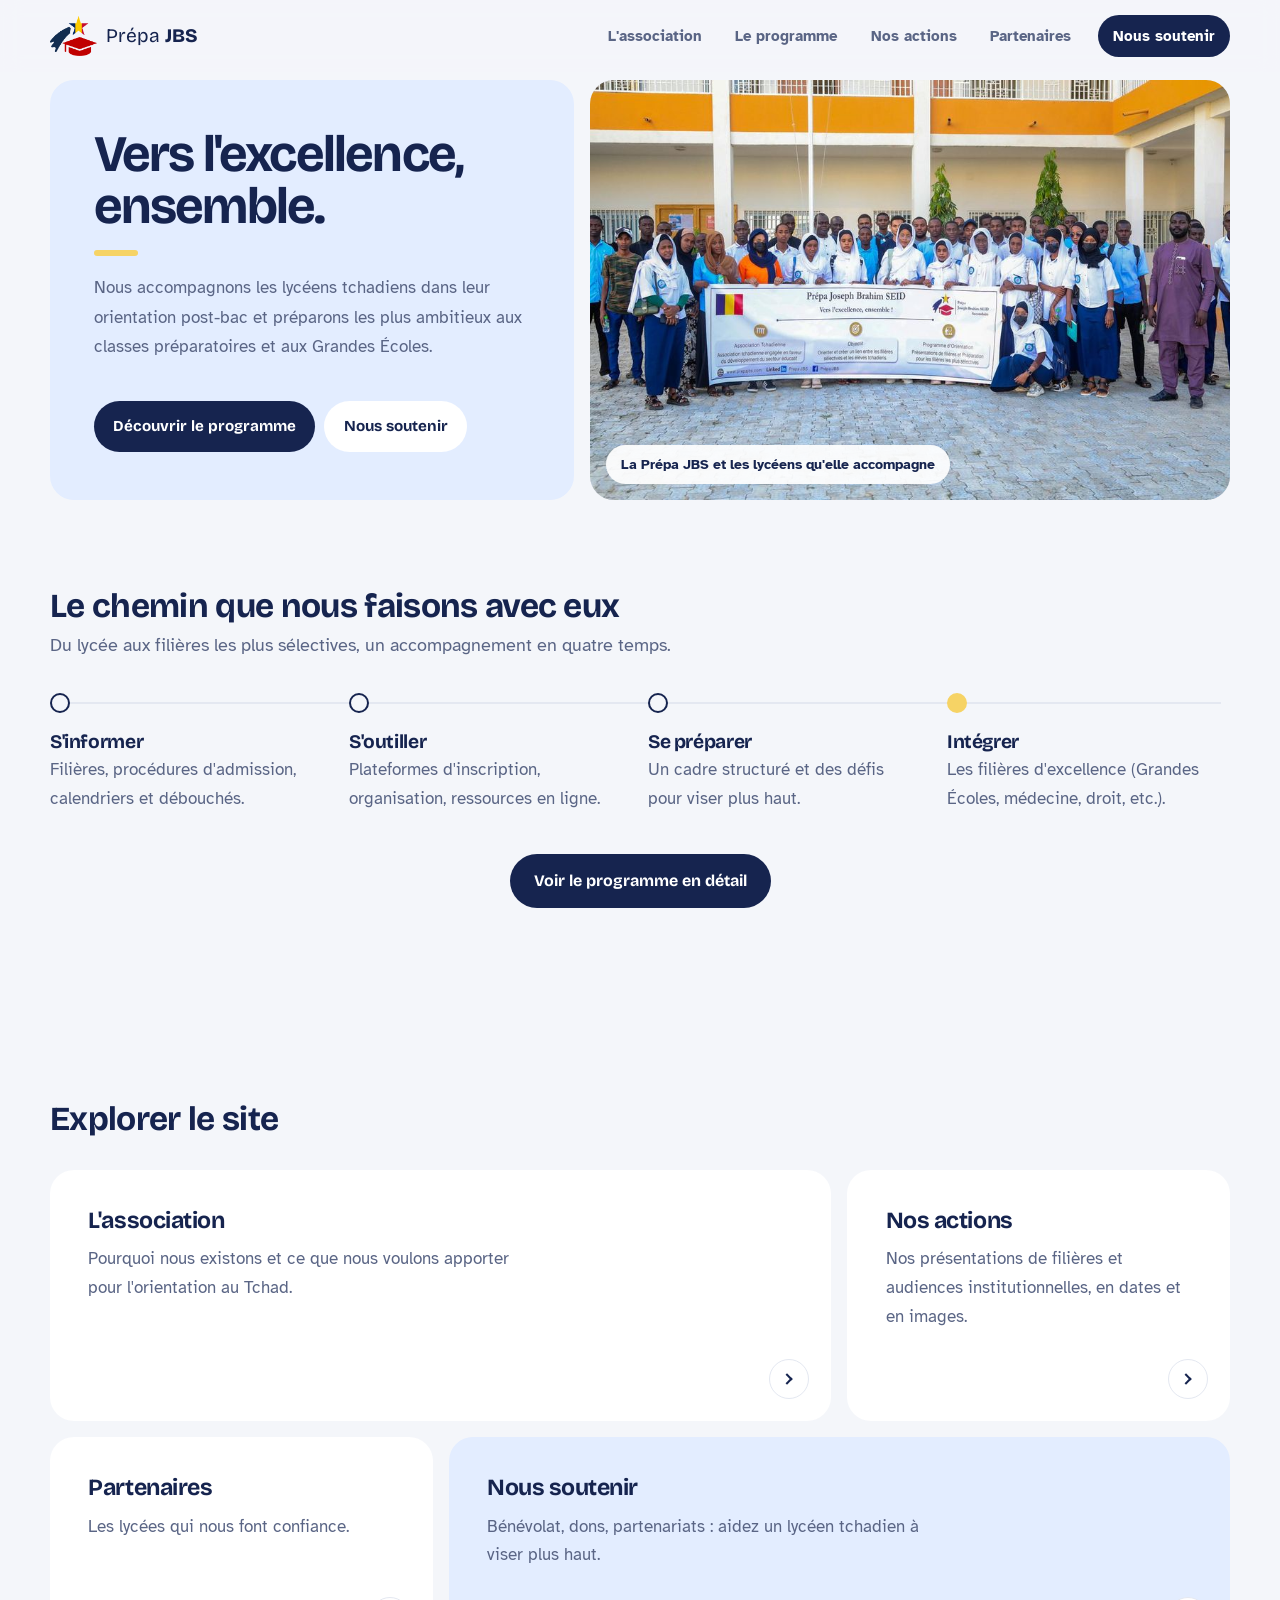
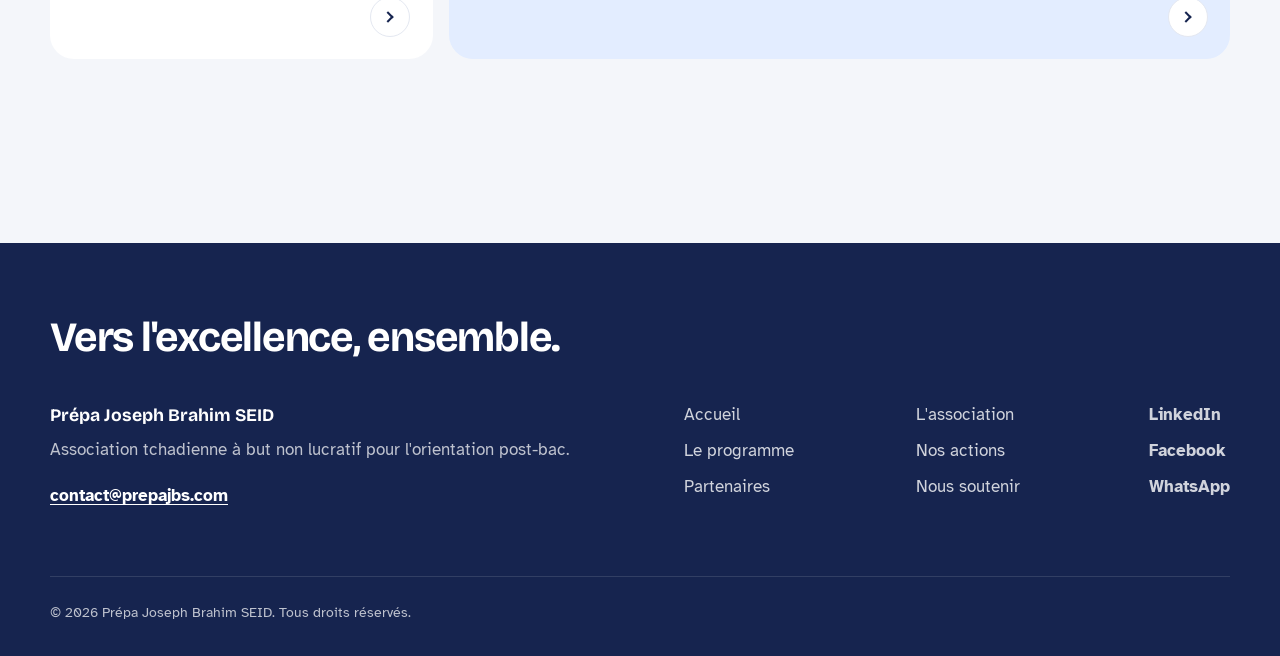
<file: docs/index.html>
<!DOCTYPE html>
<html lang="fr">
<head>
  <meta charset="UTF-8">
  <meta name="viewport" content="width=device-width, initial-scale=1.0">
  <title>Prépa Joseph Brahim SEID – Association tchadienne pour l'orientation post-bac</title>
  <meta name="description" content="La Prépa JBS accompagne les lycéens tchadiens dans leur orientation post-bac et les prépare aux filières d'excellence (CPGE, Grandes Écoles).">
  <meta name="robots" content="index, follow">
  <meta property="og:title" content="Prépa Joseph Brahim SEID – Association tchadienne pour l'orientation post-bac">
  <meta property="og:description" content="La Prépa JBS accompagne les lycéens tchadiens dans leur orientation post-bac et les prépare aux filières d'excellence (CPGE, Grandes Écoles).">
  <meta property="og:type" content="website">
  <meta property="og:url" content="https://www.prepajbs.com">
  <meta property="og:image" content="https://www.prepajbs.com/img/og-image.jpg">
  <link rel="icon" type="image/png" href="img/favicon.png">
  <link rel="apple-touch-icon" href="img/favicon.png">
  <link rel="preconnect" href="https://fonts.googleapis.com">
  <link rel="preconnect" href="https://fonts.gstatic.com" crossorigin>
  <link href="https://fonts.googleapis.com/css2?family=Bricolage+Grotesque:opsz,wght@12..96,500;12..96,700;12..96,800&family=Atkinson+Hyperlegible:ital,wght@0,400;0,700;1,400&display=swap" rel="stylesheet">
  <link rel="stylesheet" href="style.css">
  <script src="navigation.js" defer></script>
</head>
<body>

  <a class="skip-link" href="#contenu">Aller au contenu</a>

  <header class="site-header">
    <div class="container header-inner">
      <a href="index.html" class="brand">
        <img src="img/logo.png" alt="" width="51" height="40">
        <span>Prépa <strong>JBS</strong></span>
      </a>

      <button class="nav-toggle" aria-expanded="false" aria-controls="menu-principal">
        <span class="nav-toggle-bar"></span>
        <span class="visually-hidden">Ouvrir le menu</span>
      </button>

      <nav class="main-nav" id="menu-principal" aria-label="Menu principal">
        <ul>
          <li><a href="association.html">L'association</a></li>
          <li><a href="programme.html">Le programme</a></li>
          <li><a href="actions.html">Nos actions</a></li>
          <li><a href="partenaires.html">Partenaires</a></li>
          <li class="nav-cta-item"><a href="soutenir.html" class="nav-cta">Nous soutenir</a></li>
        </ul>
      </nav>
    </div>
  </header>

  <main id="contenu">

    <section class="container bento-hero">
      <div class="tile tile-sky hero-main">
        <h1>Vers l'excellence, ensemble.</h1>
        <p class="lead">
          Nous accompagnons les lycéens tchadiens dans leur orientation post-bac et
          préparons les plus ambitieux aux classes préparatoires et aux Grandes Écoles.
        </p>
        <div class="actions">
          <a href="programme.html" class="btn btn-ink">Découvrir le programme</a>
          <a href="soutenir.html" class="btn btn-light">Nous soutenir</a>
        </div>
      </div>



      <figure class="tile tile-photo hero-group">
        <img src="img/prepa-jbs-lyceens.jpg"
             srcset="img/prepa-jbs-lyceens-1000.jpg 1000w, img/prepa-jbs-lyceens.jpg 1600w"
             sizes="(max-width: 900px) 100vw, 640px"
             alt="Une cinquantaine de lycéens en uniforme réunis dans la cour d'un établissement, autour de la banderole de la Prépa Joseph Brahim SEID « Vers l'excellence, ensemble ! »"
             width="1600" height="946">
        <figcaption>La Prépa JBS et les lycéens qu'elle accompagne</figcaption>
      </figure>
    </section>


    <section class="container section">
      <div class="section-intro">
        <h2>Le chemin que nous faisons avec eux</h2>
        <p class="lead">Du lycée aux filières les plus sélectives, un accompagnement en quatre temps.</p>
      </div>

      <ol class="path">
        <li><span class="path-dot"></span><h3>S'informer</h3><p>Filières, procédures d'admission, calendriers et débouchés.</p></li>
        <li><span class="path-dot"></span><h3>S'outiller</h3><p>Plateformes d'inscription, organisation, ressources en ligne.</p></li>
        <li><span class="path-dot"></span><h3>Se préparer</h3><p>Un cadre structuré et des défis pour viser plus haut.</p></li>
        <li><span class="path-dot path-dot-end"></span><h3>Intégrer</h3><p>Les filières d'excellence (Grandes Écoles, médecine, droit, etc.).</p></li>
      </ol>

      <p class="center"><a class="btn btn-ink" href="programme.html">Voir le programme en détail</a></p>
    </section>

    <section class="container section">
      <div class="section-intro">
        <h2>Explorer le site</h2>
      </div>
      <div class="bento-links">
        <a class="tile tile-white link-tile link-wide" href="association.html">
          <h3>L'association</h3>
          <p>Pourquoi nous existons et ce que nous voulons apporter pour l'orientation au Tchad.</p>
          <span class="round-arrow" aria-hidden="true"></span>
        </a>
        <a class="tile tile-white link-tile" href="actions.html">
          <h3>Nos actions</h3>
          <p>Nos présentations de filières et audiences institutionnelles, en dates et en images.</p>
          <span class="round-arrow" aria-hidden="true"></span>
        </a>
        <a class="tile tile-white link-tile" href="partenaires.html">
          <h3>Partenaires</h3>
          <p>Les lycées qui nous font confiance.</p>
          <span class="round-arrow" aria-hidden="true"></span>
        </a>
        <a class="tile tile-sky link-tile link-wide" href="soutenir.html">
          <h3>Nous soutenir</h3>
          <p>Bénévolat, dons, partenariats : aidez un lycéen tchadien à viser plus haut.</p>
          <span class="round-arrow" aria-hidden="true"></span>
        </a>
      </div>
    </section>

  </main>

  <footer class="site-footer">
    <div class="container">
      <p class="footer-motto">Vers l'excellence, ensemble.</p>
      <div class="footer-grid">
        <div>
          <p class="footer-brand">Prépa Joseph Brahim SEID</p>
          <p>Association tchadienne à but non lucratif pour l'orientation post-bac.</p>
          <!-- Remplacez par votre adresse e-mail réelle -->
          <p><a class="footer-mail" href="mailto:contact@prepajbs.com">contact@prepajbs.com</a></p>
        </div>
        <nav aria-label="Plan du site">
          <ul class="footer-links">
            <li><a href="index.html">Accueil</a></li>
            <li><a href="association.html">L'association</a></li>
            <li><a href="programme.html">Le programme</a></li>
            <li><a href="actions.html">Nos actions</a></li>
            <li><a href="partenaires.html">Partenaires</a></li>
            <li><a href="soutenir.html">Nous soutenir</a></li>
          </ul>
        </nav>
        <ul class="socials" aria-label="Réseaux sociaux">
          <li><a href="https://www.linkedin.com/company/pr%C3%A9pa-jbs" target="_blank" rel="noopener">LinkedIn</a></li>
          <li><a href="https://www.facebook.com/people/Pr%C3%A9pa-JBS/61568700830387/" target="_blank" rel="noopener">Facebook</a></li>
          <li><a href="https://whatsapp.com/channel/0029VavjlKaCXC3Tal5jck3C" target="_blank" rel="noopener">WhatsApp</a></li>
        </ul>
      </div>
      <p class="copyright">© <span id="annee">2026</span> Prépa Joseph Brahim SEID. Tous droits réservés.</p>
    </div>
  </footer>

</body>
</html>
</file>
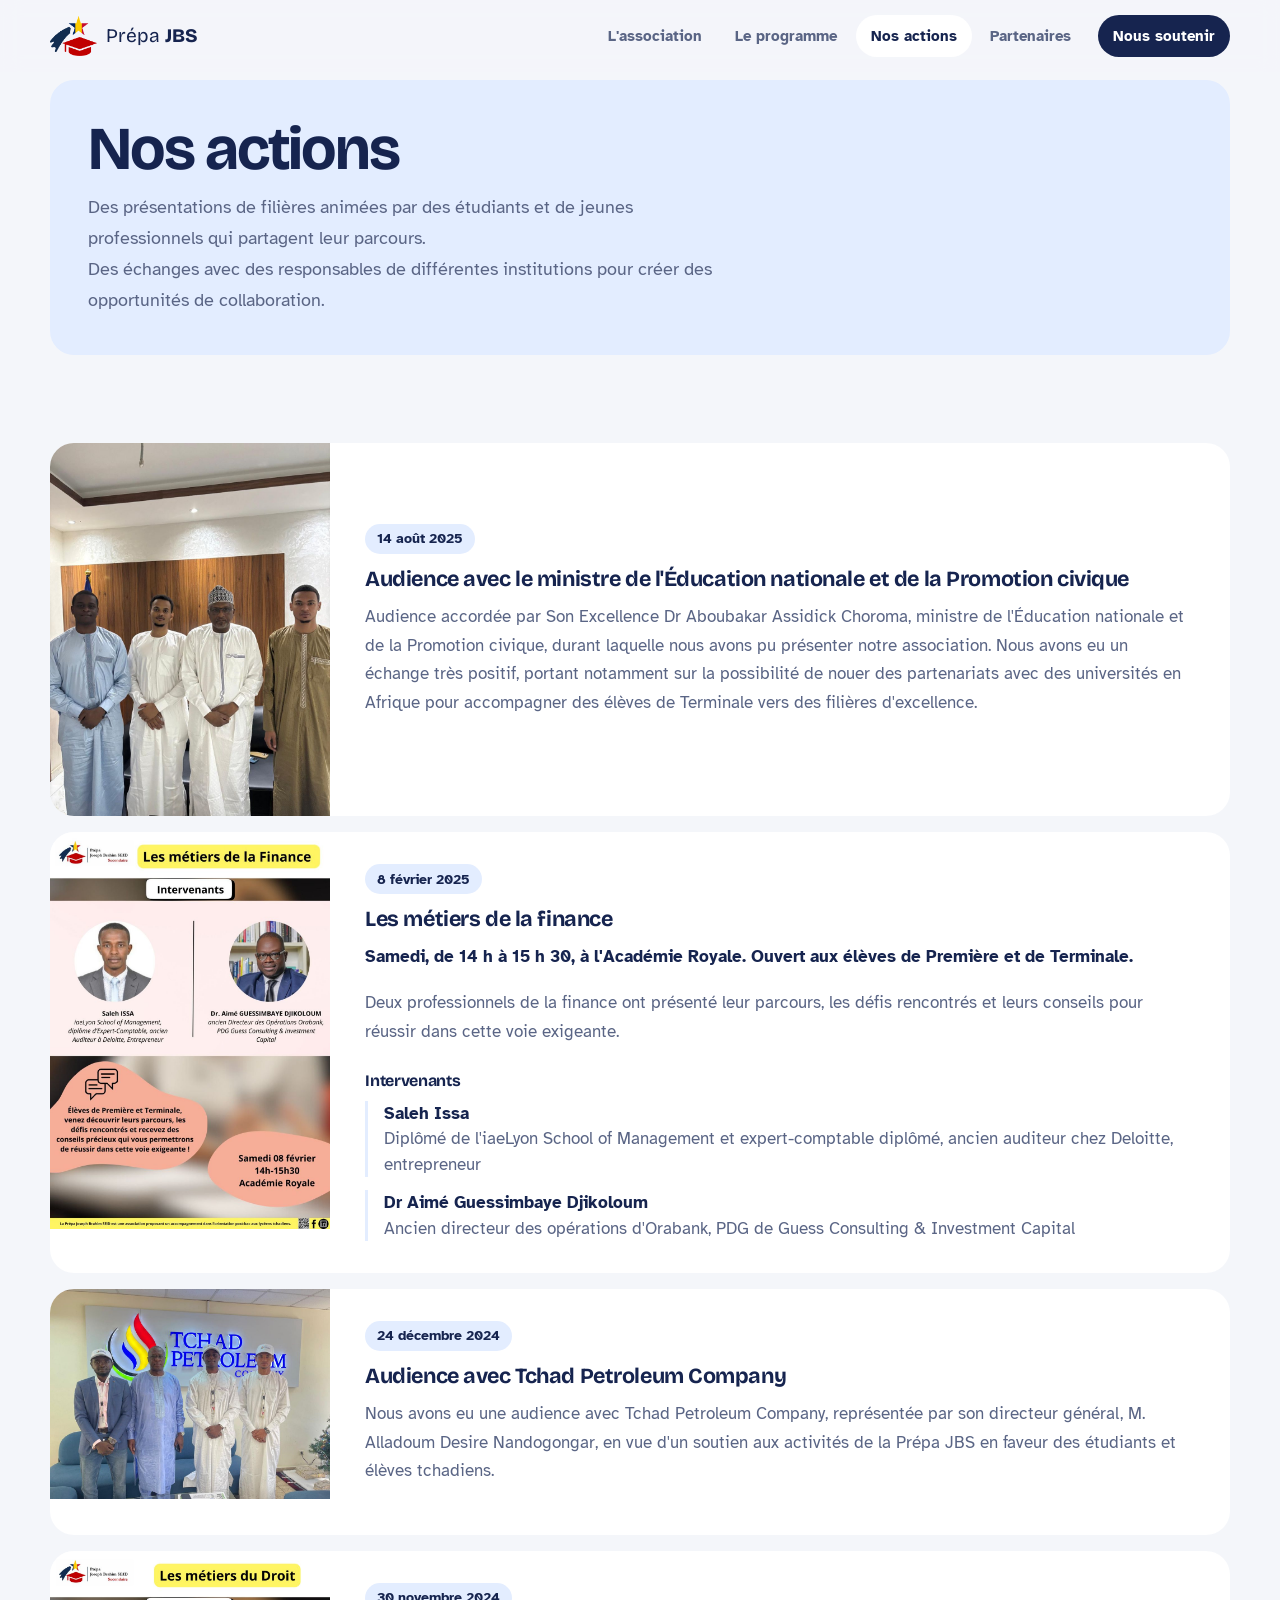
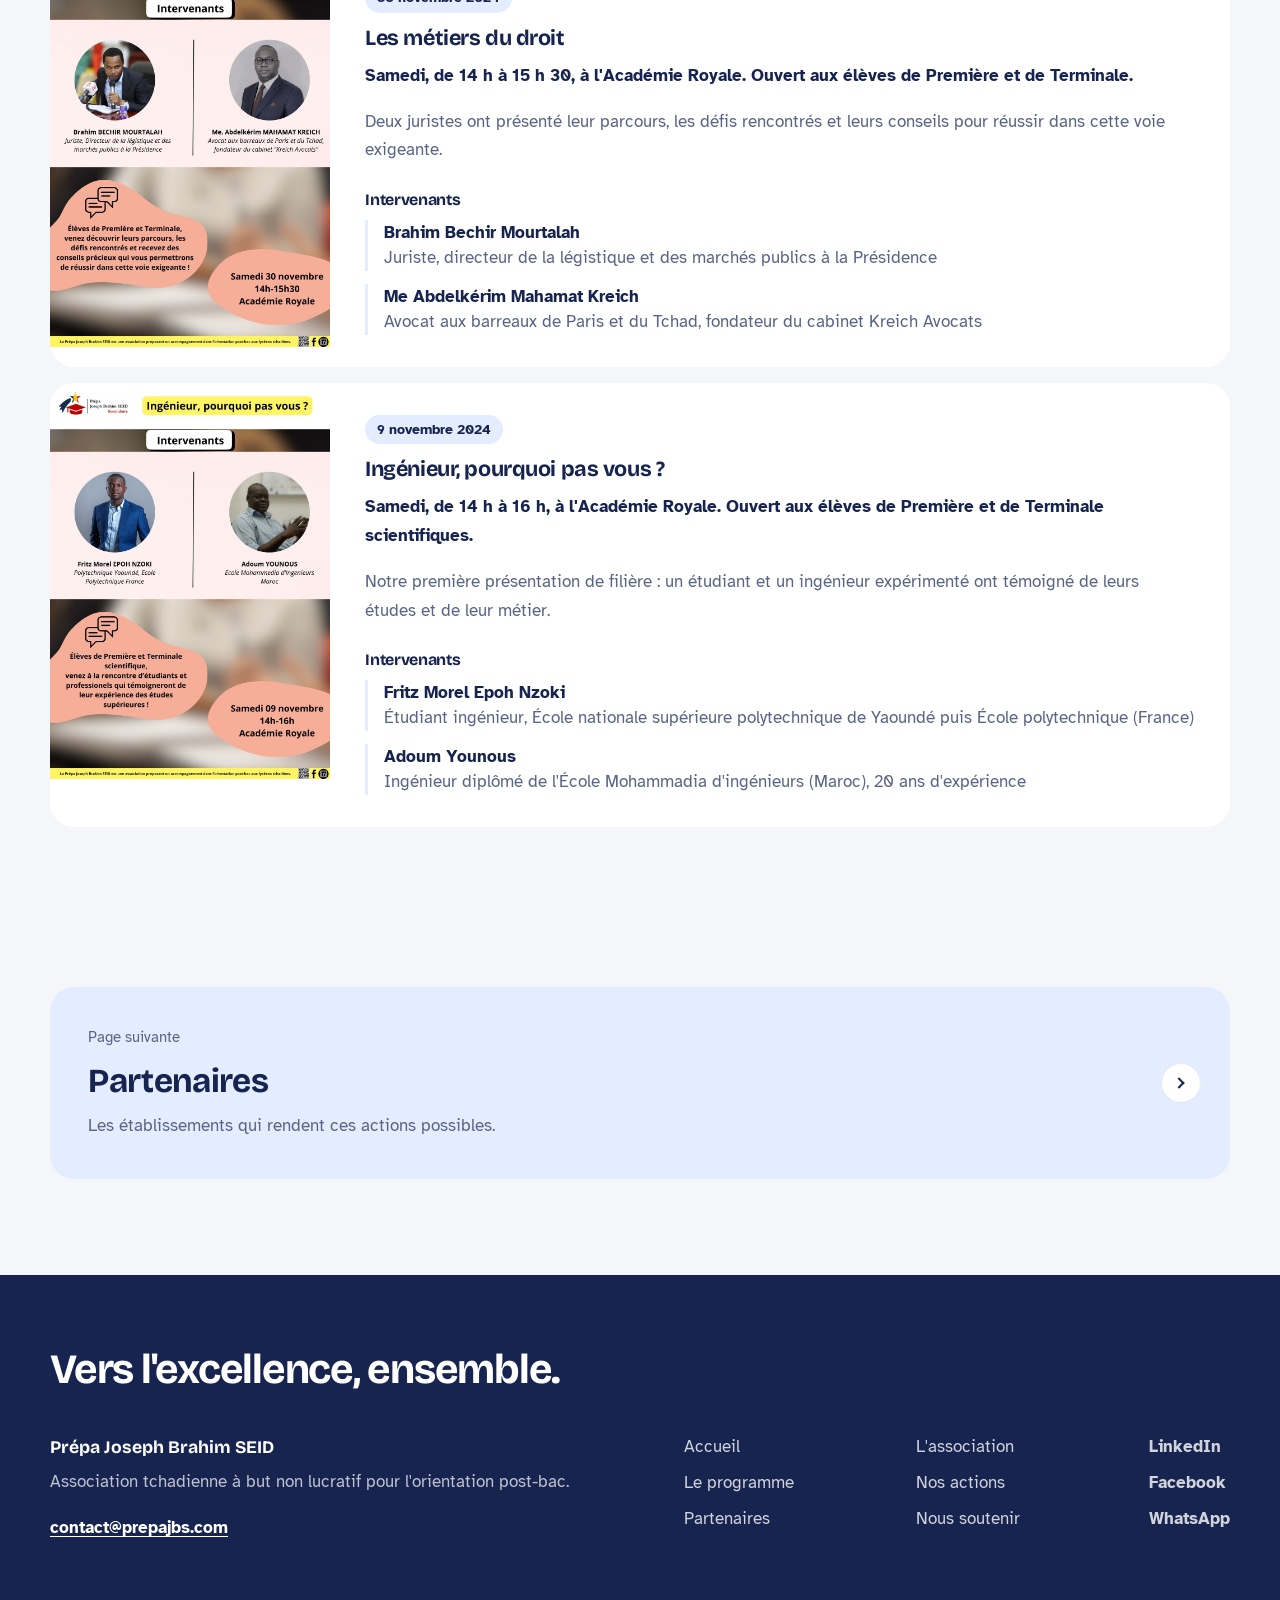
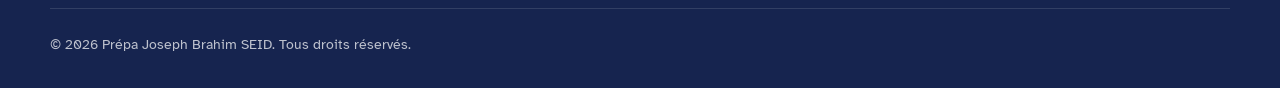
<file: docs/actions.html>
<!DOCTYPE html>
<html lang="fr">
<head>
  <meta charset="UTF-8">
  <meta name="viewport" content="width=device-width, initial-scale=1.0">
  <title>Nos actions – Prépa JBS</title>
  <meta name="description" content="Présentations de filières et sessions de préparation organisées par la Prépa JBS.">
  <meta name="robots" content="index, follow">
  <meta property="og:title" content="Nos actions – Prépa JBS">
  <meta property="og:description" content="Présentations de filières et sessions de préparation organisées par la Prépa JBS.">
  <meta property="og:type" content="website">
  <meta property="og:url" content="https://www.prepajbs.com">
  <meta property="og:image" content="https://www.prepajbs.com/img/og-image.jpg">
  <link rel="icon" type="image/png" href="img/favicon.png">
  <link rel="apple-touch-icon" href="img/favicon.png">
  <link rel="preconnect" href="https://fonts.googleapis.com">
  <link rel="preconnect" href="https://fonts.gstatic.com" crossorigin>
  <link href="https://fonts.googleapis.com/css2?family=Bricolage+Grotesque:opsz,wght@12..96,500;12..96,700;12..96,800&family=Atkinson+Hyperlegible:ital,wght@0,400;0,700;1,400&display=swap" rel="stylesheet">
  <link rel="stylesheet" href="style.css">
  <script src="navigation.js" defer></script>
</head>
<body>

  <a class="skip-link" href="#contenu">Aller au contenu</a>

  <header class="site-header">
    <div class="container header-inner">
      <a href="index.html" class="brand">
        <img src="img/logo.png" alt="" width="51" height="40">
        <span>Prépa <strong>JBS</strong></span>
      </a>

      <button class="nav-toggle" aria-expanded="false" aria-controls="menu-principal">
        <span class="nav-toggle-bar"></span>
        <span class="visually-hidden">Ouvrir le menu</span>
      </button>

      <nav class="main-nav" id="menu-principal" aria-label="Menu principal">
        <ul>
          <li><a href="association.html">L'association</a></li>
          <li><a href="programme.html">Le programme</a></li>
          <li><a href="actions.html" aria-current="page">Nos actions</a></li>
          <li><a href="partenaires.html">Partenaires</a></li>
          <li class="nav-cta-item"><a href="soutenir.html" class="nav-cta">Nous soutenir</a></li>
        </ul>
      </nav>
    </div>
  </header>

  <main id="contenu">

    <section class="container page-head tile tile-sky">
      <div>
        <h1>Nos actions</h1>
        <p class="lead">Des présentations de filières animées par des étudiants et de jeunes professionnels qui partagent leur parcours.</p>
        <p class="lead">Des échanges avec des responsables de différentes institutions pour créer des opportunités de collaboration.</p>
      </div>
      
    </section>

    <section class="container section">
      <div class="events">
        <article class="event event-poster">
          <figure class="poster event-photo">
            <img src="img/audience-ministre-2025-08-14.jpg" alt="Quatre hommes debout dans un bureau : trois membres de la Prépa JBS aux côtés de Son Excellence Dr Aboubakar Assidick Choroma, ministre de l'Éducation nationale et de la Promotion civique" width="900" height="1200" loading="lazy">
          </figure>
          <div class="event-body">
            <p class="chip"><time datetime="2025-08-14">14 août 2025</time></p>
            <h2>Audience avec le ministre de l'Éducation nationale et de la Promotion civique</h2>
            <p>Audience accordée par Son Excellence Dr Aboubakar Assidick Choroma, ministre de l'Éducation nationale et de la Promotion civique, durant laquelle nous avons pu présenter notre association. Nous avons eu un échange très positif, portant notamment sur la possibilité de nouer des partenariats avec des universités en Afrique pour accompagner des élèves de Terminale vers des filières d'excellence.</p>
          </div>
        </article>

        <article class="event event-poster">
          <a class="poster" href="img/affiche-finance-2025-02-08.jpg" target="_blank" rel="noopener">
            <img src="img/affiche-finance-2025-02-08.jpg" alt="Affiche de la présentation « Les métiers de la finance » du 8 février 2025" width="1000" height="1416" loading="lazy">
            <span class="visually-hidden">(ouvrir l'affiche en grand)</span>
          </a>
          <div class="event-body">
            <p class="chip"><time datetime="2025-02-08">8 février 2025</time></p>
            <h2>Les métiers de la finance</h2>
            <p class="event-meta">Samedi, de 14 h à 15 h 30, à l'Académie Royale. Ouvert aux élèves de Première et de Terminale.</p>
            <p>Deux professionnels de la finance ont présenté leur parcours, les défis rencontrés et leurs conseils pour réussir dans cette voie exigeante.</p>
            <h3>Intervenants</h3>
            <ul class="speakers">
              <li><strong>Saleh Issa</strong>Diplômé de l'iaeLyon School of Management et expert-comptable diplômé, ancien auditeur chez Deloitte, entrepreneur</li>
              <li><strong>Dr Aimé Guessimbaye Djikoloum</strong>Ancien directeur des opérations d'Orabank, PDG de Guess Consulting &amp; Investment Capital</li>
            </ul>
          </div>
        </article>

        <article class="event event-poster">
          <figure class="poster event-photo">
            <img src="img/audience-tchad-petroleum-2024-12-24.jpg" alt="Membres de la Prépa JBS reçus dans les locaux de Tchad Petroleum Company, devant le logo de l'entreprise" width="1000" height="750" loading="lazy">
          </figure>
          <div class="event-body">
            <p class="chip"><time datetime="2024-12-24">24 décembre 2024</time></p>
            <h2>Audience avec Tchad Petroleum Company</h2>
            <p>Nous avons eu une audience avec Tchad Petroleum Company, représentée par son directeur général, M. Alladoum Desire Nandogongar, en vue d'un soutien aux activités de la Prépa JBS en faveur des étudiants et élèves tchadiens.</p>
          </div>
        </article>

        <article class="event event-poster">
          <a class="poster" href="img/affiche-droit-2024-11-30.jpg" target="_blank" rel="noopener">
            <img src="img/affiche-droit-2024-11-30.jpg" alt="Affiche de la présentation « Les métiers du droit » du 30 novembre 2024" width="1000" height="1415" loading="lazy">
            <span class="visually-hidden">(ouvrir l'affiche en grand)</span>
          </a>
          <div class="event-body">
            <p class="chip"><time datetime="2024-11-30">30 novembre 2024</time></p>
            <h2>Les métiers du droit</h2>
            <p class="event-meta">Samedi, de 14 h à 15 h 30, à l'Académie Royale. Ouvert aux élèves de Première et de Terminale.</p>
            <p>Deux juristes ont présenté leur parcours, les défis rencontrés et leurs conseils pour réussir dans cette voie exigeante.</p>
            <h3>Intervenants</h3>
            <ul class="speakers">
              <li><strong>Brahim Bechir Mourtalah</strong>Juriste, directeur de la légistique et des marchés publics à la Présidence</li>
              <li><strong>Me Abdelkérim Mahamat Kreich</strong>Avocat aux barreaux de Paris et du Tchad, fondateur du cabinet Kreich Avocats</li>
            </ul>
          </div>
        </article>

        <article class="event event-poster">
          <a class="poster" href="img/affiche-ingenieur-2024-11-09.jpg" target="_blank" rel="noopener">
            <img src="img/affiche-ingenieur-2024-11-09.jpg" alt="Affiche de la présentation « Ingénieur, pourquoi pas vous ? » du 9 novembre 2024" width="1000" height="1415" loading="lazy">
            <span class="visually-hidden">(ouvrir l'affiche en grand)</span>
          </a>
          <div class="event-body">
            <p class="chip"><time datetime="2024-11-09">9 novembre 2024</time></p>
            <h2>Ingénieur, pourquoi pas vous ?</h2>
            <p class="event-meta">Samedi, de 14 h à 16 h, à l'Académie Royale. Ouvert aux élèves de Première et de Terminale scientifiques.</p>
            <p>Notre première présentation de filière : un étudiant et un ingénieur expérimenté ont témoigné de leurs études et de leur métier.</p>
            <h3>Intervenants</h3>
            <ul class="speakers">
              <li><strong>Fritz Morel Epoh Nzoki</strong>Étudiant ingénieur, École nationale supérieure polytechnique de Yaoundé puis École polytechnique (France)</li>
              <li><strong>Adoum Younous</strong>Ingénieur diplômé de l'École Mohammadia d'ingénieurs (Maroc), 20 ans d'expérience</li>
            </ul>
          </div>
        </article>
      </div>
    </section>

    <section class="container">
      <a class="tile tile-sky next-tile" href="partenaires.html">
        <span class="next-kicker">Page suivante</span>
        <span class="next-title">Partenaires</span>
        <span class="next-text">Les établissements qui rendent ces actions possibles.</span>
        <span class="round-arrow" aria-hidden="true"></span>
      </a>
    </section>

  </main>

  <footer class="site-footer">
    <div class="container">
      <p class="footer-motto">Vers l'excellence, ensemble.</p>
      <div class="footer-grid">
        <div>
          <p class="footer-brand">Prépa Joseph Brahim SEID</p>
          <p>Association tchadienne à but non lucratif pour l'orientation post-bac.</p>
          <!-- Remplacez par votre adresse e-mail réelle -->
          <p><a class="footer-mail" href="mailto:contact@prepajbs.com">contact@prepajbs.com</a></p>
        </div>
        <nav aria-label="Plan du site">
          <ul class="footer-links">
            <li><a href="index.html">Accueil</a></li>
            <li><a href="association.html">L'association</a></li>
            <li><a href="programme.html">Le programme</a></li>
            <li><a href="actions.html">Nos actions</a></li>
            <li><a href="partenaires.html">Partenaires</a></li>
            <li><a href="soutenir.html">Nous soutenir</a></li>
          </ul>
        </nav>
        <ul class="socials" aria-label="Réseaux sociaux">
          <li><a href="https://www.linkedin.com/company/pr%C3%A9pa-jbs" target="_blank" rel="noopener">LinkedIn</a></li>
          <li><a href="https://www.facebook.com/people/Pr%C3%A9pa-JBS/61568700830387/" target="_blank" rel="noopener">Facebook</a></li>
          <li><a href="https://whatsapp.com/channel/0029VavjlKaCXC3Tal5jck3C" target="_blank" rel="noopener">WhatsApp</a></li>
        </ul>
      </div>
      <p class="copyright">© <span id="annee">2026</span> Prépa Joseph Brahim SEID. Tous droits réservés.</p>
    </div>
  </footer>

</body>
</html>
</file>
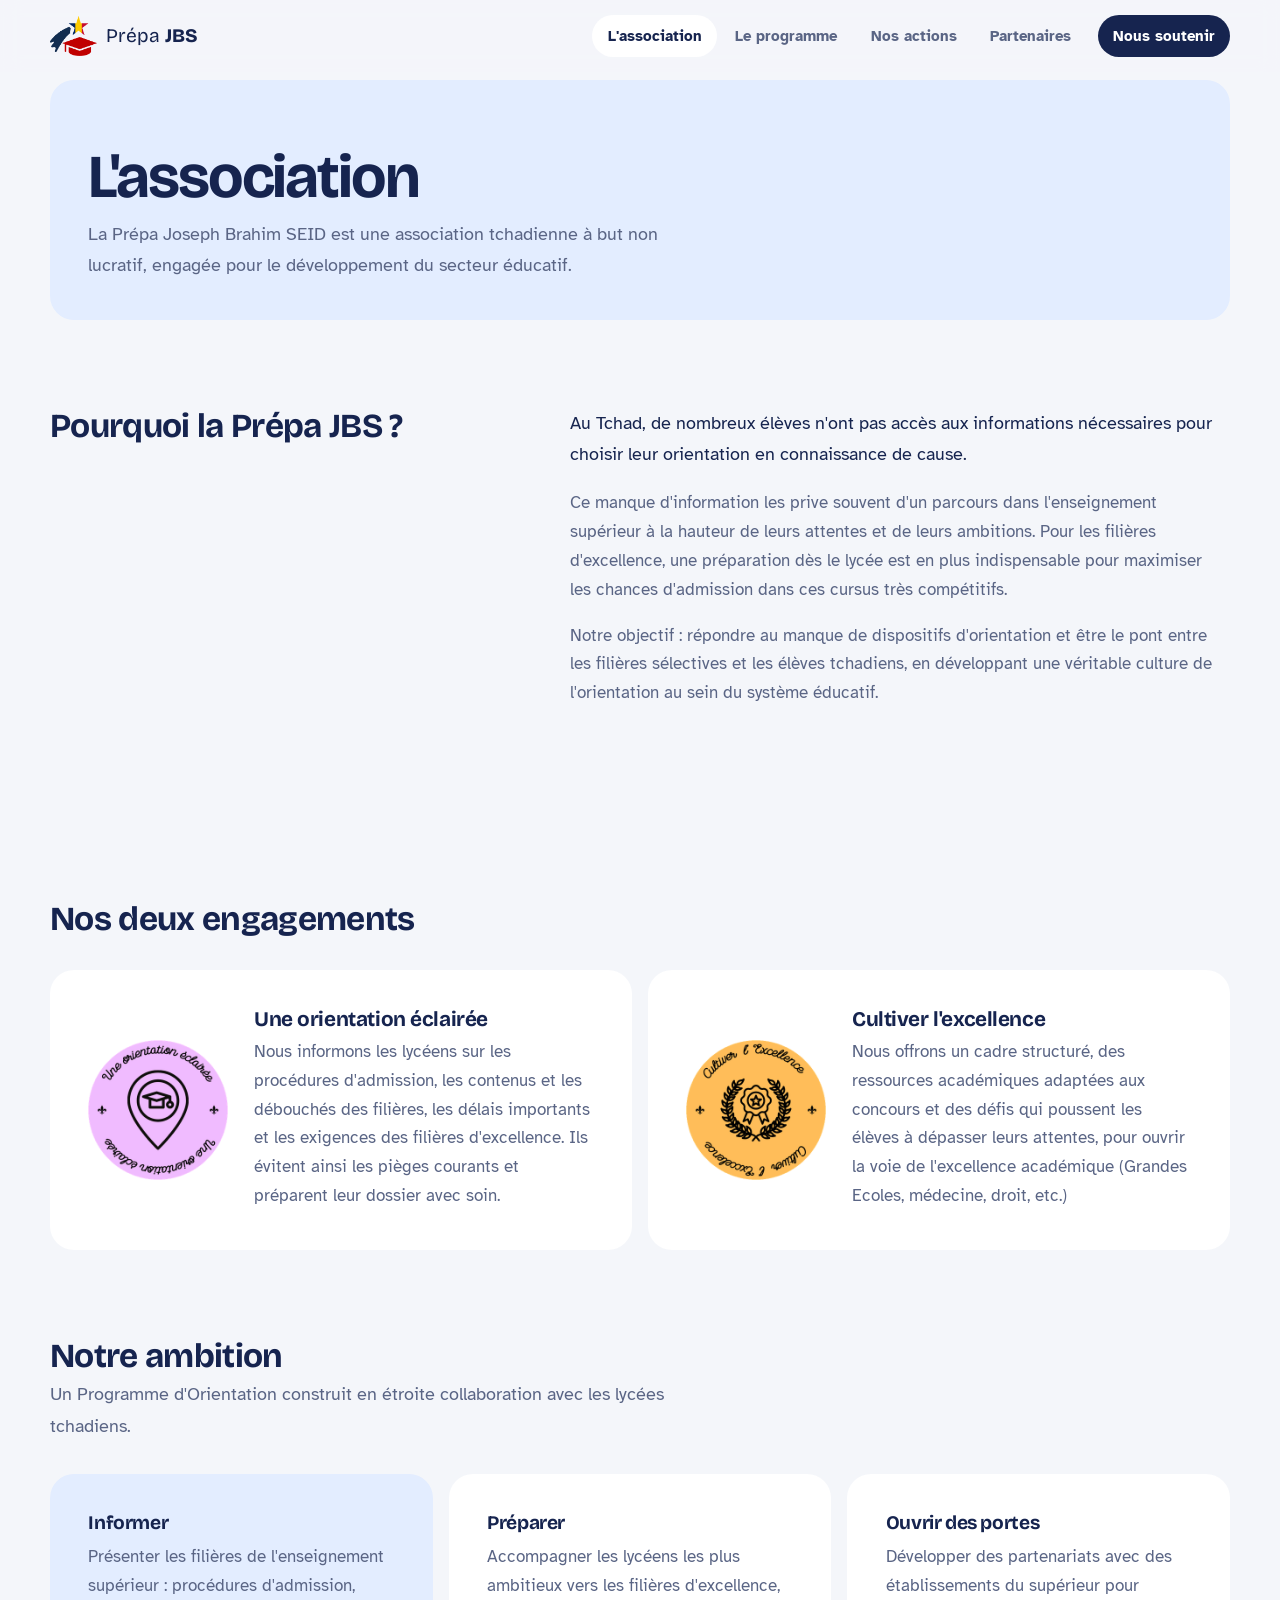
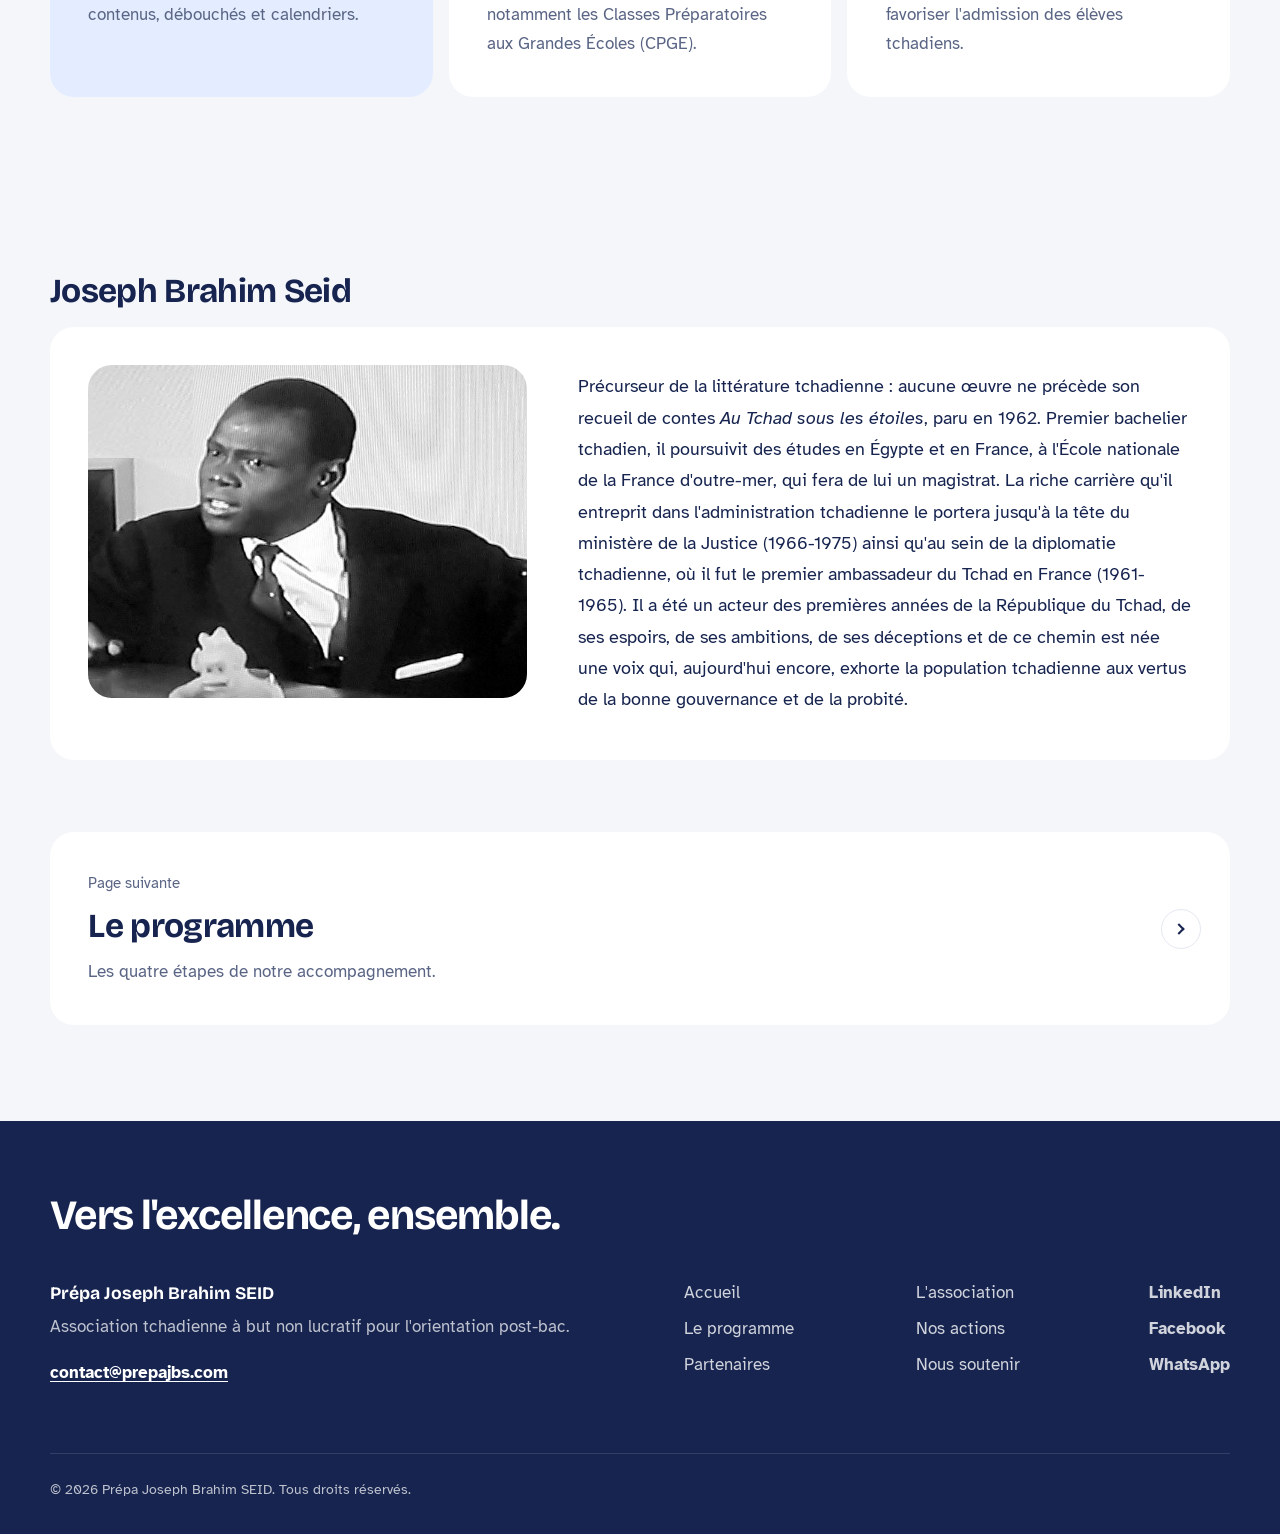
<file: docs/association.html>
<!DOCTYPE html>
<html lang="fr">
<head>
  <meta charset="UTF-8">
  <meta name="viewport" content="width=device-width, initial-scale=1.0">
  <title>L'association – Prépa JBS</title>
  <meta name="description" content="Une association tchadienne à but non lucratif pour l'orientation post-bac.">
  <meta name="robots" content="index, follow">
  <meta property="og:title" content="L'association – Prépa JBS">
  <meta property="og:description" content="Une association tchadienne à but non lucratif pour l'orientation post-bac.">
  <meta property="og:type" content="website">
  <meta property="og:url" content="https://www.prepajbs.com">
  <meta property="og:image" content="https://www.prepajbs.com/img/og-image.jpg">
  <link rel="icon" type="image/png" href="img/favicon.png">
  <link rel="apple-touch-icon" href="img/favicon.png">
  <link rel="preconnect" href="https://fonts.googleapis.com">
  <link rel="preconnect" href="https://fonts.gstatic.com" crossorigin>
  <link href="https://fonts.googleapis.com/css2?family=Bricolage+Grotesque:opsz,wght@12..96,500;12..96,700;12..96,800&family=Atkinson+Hyperlegible:ital,wght@0,400;0,700;1,400&display=swap" rel="stylesheet">
  <link rel="stylesheet" href="style.css">
  <script src="navigation.js" defer></script>
</head>
<body>

  <a class="skip-link" href="#contenu">Aller au contenu</a>

  <header class="site-header">
    <div class="container header-inner">
      <a href="index.html" class="brand">
        <img src="img/logo.png" alt="" width="51" height="40">
        <span>Prépa <strong>JBS</strong></span>
      </a>

      <button class="nav-toggle" aria-expanded="false" aria-controls="menu-principal">
        <span class="nav-toggle-bar"></span>
        <span class="visually-hidden">Ouvrir le menu</span>
      </button>

      <nav class="main-nav" id="menu-principal" aria-label="Menu principal">
        <ul>
          <li><a href="association.html" aria-current="page">L'association</a></li>
          <li><a href="programme.html">Le programme</a></li>
          <li><a href="actions.html">Nos actions</a></li>
          <li><a href="partenaires.html">Partenaires</a></li>
          <li class="nav-cta-item"><a href="soutenir.html" class="nav-cta">Nous soutenir</a></li>
        </ul>
      </nav>
    </div>
  </header>

  <main id="contenu">

    <section class="container page-head tile tile-sky">
      <div>
        <h1>L'association</h1>
        <p class="lead">La Prépa Joseph Brahim SEID est une association tchadienne à but non lucratif, engagée pour le développement du secteur éducatif.</p>
      </div>
      
    </section>

    <section class="container section two-col">
      <h2>Pourquoi la Prépa JBS ?</h2>
      <div class="prose">
        <p class="lead">Au Tchad, de nombreux élèves n'ont pas accès aux informations nécessaires pour choisir leur orientation en connaissance de cause.</p>
        <p>Ce manque d'information les prive souvent d'un parcours dans l'enseignement supérieur à la hauteur de leurs attentes et de leurs ambitions. Pour les filières d'excellence, une préparation dès le lycée est en plus indispensable pour maximiser les chances d'admission dans ces cursus très compétitifs.</p>
        <p>Notre objectif : répondre au manque de dispositifs d'orientation et être le pont entre les filières sélectives et les élèves tchadiens, en développant une véritable culture de l'orientation au sein du système éducatif.</p>
      </div>
    </section>


    <section class="container section labels-section">
      <div class="section-intro">
        <h2>Nos deux engagements</h2>
      </div>
      <div class="labels">
        <article class="tile tile-white label-card">
          <img src="img/label-orientation-eclairee.png" alt="Label « Une orientation éclairée »" width="160" height="160" loading="lazy">
          <div>
            <h3>Une orientation éclairée</h3>
            <p>Nous informons les lycéens sur les procédures d'admission, les contenus et les débouchés des filières, les délais importants et les exigences des filières d'excellence. Ils évitent ainsi les pièges courants et préparent leur dossier avec soin.</p>
          </div>
        </article>
        <article class="tile tile-white label-card">
          <img src="img/label-cultiver-excellence.png" alt="Label « Cultiver l'excellence »" width="160" height="160" loading="lazy">
          <div>
            <h3>Cultiver l'excellence</h3>
            <p>Nous offrons un cadre structuré, des ressources académiques adaptées aux concours et des défis qui poussent les élèves à dépasser leurs attentes, pour ouvrir la voie de l'excellence académique (Grandes Ecoles, médecine, droit, etc.)</p>
          </div>
        </article>
      </div>
    </section>

    <section class="container section">
      <div class="section-intro">
        <h2>Notre ambition</h2>
        <p class="lead">Un Programme d'Orientation construit en étroite collaboration avec les lycées tchadiens.</p>
      </div>
      <div class="trio">
        <article class="tile tile-sky">
          <h3>Informer</h3>
          <p>Présenter les filières de l'enseignement supérieur : procédures d'admission, contenus, débouchés et calendriers.</p>
        </article>
        <article class="tile tile-white">
          <h3>Préparer</h3>
          <p>Accompagner les lycéens les plus ambitieux vers les filières d'excellence, notamment les Classes Préparatoires aux Grandes Écoles (CPGE).</p>
        </article>
        <article class="tile tile-white">
          <h3>Ouvrir des portes</h3>
          <p>Développer des partenariats avec des établissements du supérieur pour favoriser l'admission des élèves tchadiens.</p>
        </article>
      </div>

    </section>

      <section class="container section jbs-section">
      <h2>Joseph Brahim Seid</h2>
      <div class="jbs tile tile-white">
        <figure class="tile tile-photo jbs-photo">
          <img src="img/joseph-brahim-seid.jpg" alt="Portrait en noir et blanc de Joseph Brahim Seid" width="730" height="554" loading="lazy">
        </figure>
        <div class="jbs-text">
          <p class="lead">Précurseur de la littérature tchadienne : aucune œuvre ne précède son recueil de contes <cite>Au Tchad sous les étoiles</cite>, paru en 1962. Premier bachelier tchadien, il poursuivit des études en Égypte et en France, à l'École nationale de la France d'outre-mer, qui fera de lui un magistrat. La riche carrière qu'il entreprit dans l'administration tchadienne le portera jusqu'à la tête du ministère de la Justice (1966-1975) ainsi qu'au sein de la diplomatie tchadienne, où il fut le premier ambassadeur du Tchad en France (1961-1965). Il a été un acteur des premières années de la République du Tchad, de ses espoirs, de ses ambitions, de ses déceptions et de ce chemin est née une voix qui, aujourd'hui encore, exhorte la population tchadienne aux vertus de la bonne gouvernance et de la probité.</p>
          </div>
      </div>
    </section>

    <section class="container">
      <a class="tile tile-white next-tile" href="programme.html">
        <span class="next-kicker">Page suivante</span>
        <span class="next-title">Le programme</span>
        <span class="next-text">Les quatre étapes de notre accompagnement.</span>
        <span class="round-arrow" aria-hidden="true"></span>
      </a>
    </section>

  </main>

  <footer class="site-footer">
    <div class="container">
      <p class="footer-motto">Vers l'excellence, ensemble.</p>
      <div class="footer-grid">
        <div>
          <p class="footer-brand">Prépa Joseph Brahim SEID</p>
          <p>Association tchadienne à but non lucratif pour l'orientation post-bac.</p>
          <!-- Remplacez par votre adresse e-mail réelle -->
          <p><a class="footer-mail" href="mailto:contact@prepajbs.com">contact@prepajbs.com</a></p>
        </div>
        <nav aria-label="Plan du site">
          <ul class="footer-links">
            <li><a href="index.html">Accueil</a></li>
            <li><a href="association.html">L'association</a></li>
            <li><a href="programme.html">Le programme</a></li>
            <li><a href="actions.html">Nos actions</a></li>
            <li><a href="partenaires.html">Partenaires</a></li>
            <li><a href="soutenir.html">Nous soutenir</a></li>
          </ul>
        </nav>
        <ul class="socials" aria-label="Réseaux sociaux">
          <li><a href="https://www.linkedin.com/company/pr%C3%A9pa-jbs" target="_blank" rel="noopener">LinkedIn</a></li>
          <li><a href="https://www.facebook.com/people/Pr%C3%A9pa-JBS/61568700830387/" target="_blank" rel="noopener">Facebook</a></li>
          <li><a href="https://whatsapp.com/channel/0029VavjlKaCXC3Tal5jck3C" target="_blank" rel="noopener">WhatsApp</a></li>
        </ul>
      </div>
      <p class="copyright">© <span id="annee">2026</span> Prépa Joseph Brahim SEID. Tous droits réservés.</p>
    </div>
  </footer>

</body>
</html>
</file>
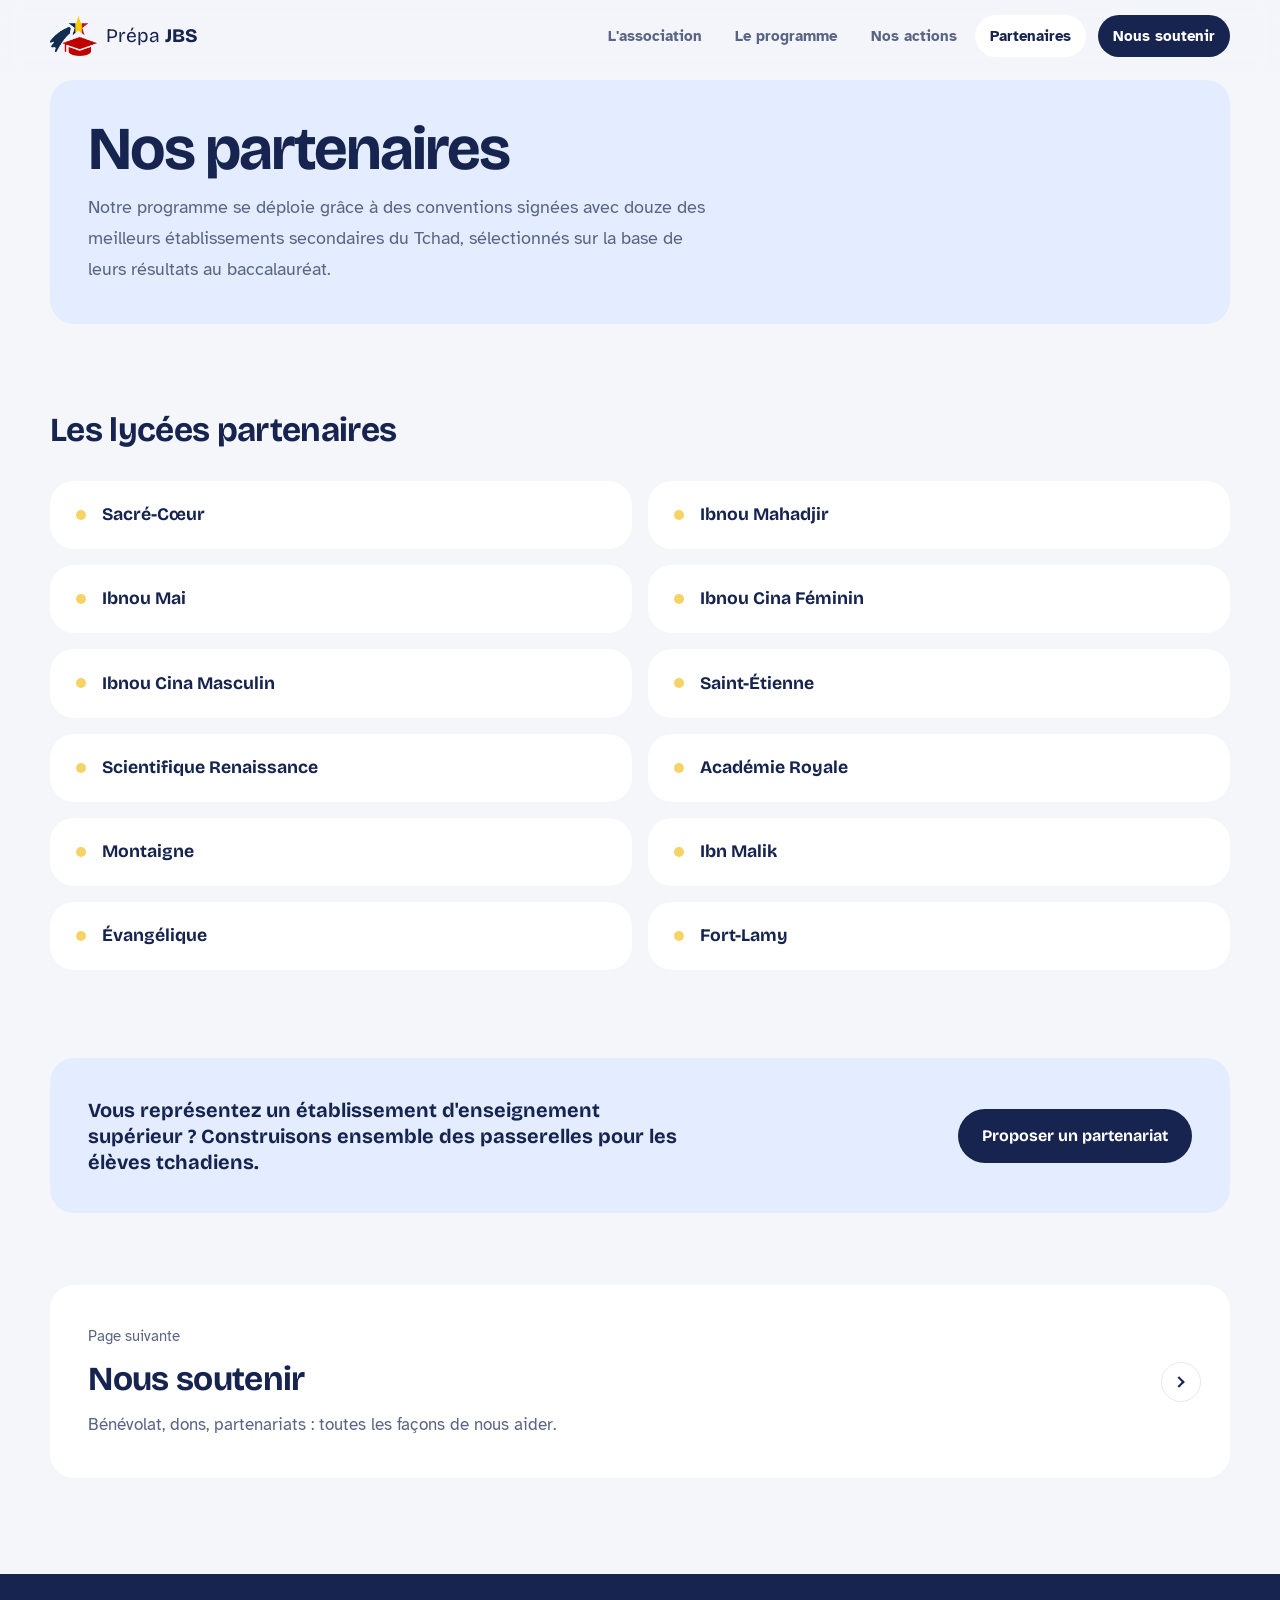
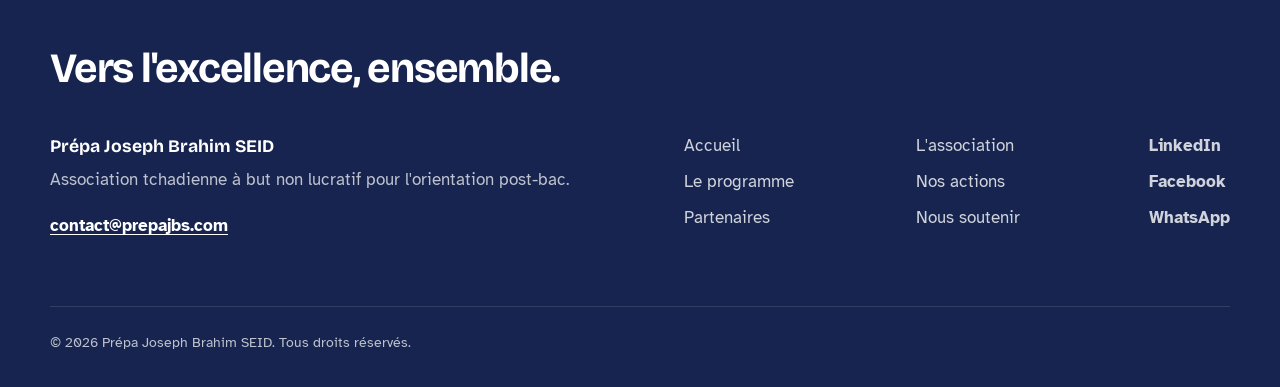
<file: docs/partenaires.html>
<!DOCTYPE html>
<html lang="fr">
<head>
  <meta charset="UTF-8">
  <meta name="viewport" content="width=device-width, initial-scale=1.0">
  <title>Nos partenaires – Prépa JBS</title>
  <meta name="description" content="Les lycées et établissements partenaires de la Prépa JBS.">
  <meta name="robots" content="index, follow">
  <meta property="og:title" content="Nos partenaires – Prépa JBS">
  <meta property="og:description" content="Les lycées et établissements partenaires de la Prépa JBS.">
  <meta property="og:type" content="website">
  <meta property="og:url" content="https://www.prepajbs.com">
  <meta property="og:image" content="https://www.prepajbs.com/img/og-image.jpg">
  <link rel="icon" type="image/png" href="img/favicon.png">
  <link rel="apple-touch-icon" href="img/favicon.png">
  <link rel="preconnect" href="https://fonts.googleapis.com">
  <link rel="preconnect" href="https://fonts.gstatic.com" crossorigin>
  <link href="https://fonts.googleapis.com/css2?family=Bricolage+Grotesque:opsz,wght@12..96,500;12..96,700;12..96,800&family=Atkinson+Hyperlegible:ital,wght@0,400;0,700;1,400&display=swap" rel="stylesheet">
  <link rel="stylesheet" href="style.css">
  <script src="navigation.js" defer></script>
</head>
<body>

  <a class="skip-link" href="#contenu">Aller au contenu</a>

  <header class="site-header">
    <div class="container header-inner">
      <a href="index.html" class="brand">
        <img src="img/logo.png" alt="" width="51" height="40">
        <span>Prépa <strong>JBS</strong></span>
      </a>

      <button class="nav-toggle" aria-expanded="false" aria-controls="menu-principal">
        <span class="nav-toggle-bar"></span>
        <span class="visually-hidden">Ouvrir le menu</span>
      </button>

      <nav class="main-nav" id="menu-principal" aria-label="Menu principal">
        <ul>
          <li><a href="association.html">L'association</a></li>
          <li><a href="programme.html">Le programme</a></li>
          <li><a href="actions.html">Nos actions</a></li>
          <li><a href="partenaires.html" aria-current="page">Partenaires</a></li>
          <li class="nav-cta-item"><a href="soutenir.html" class="nav-cta">Nous soutenir</a></li>
        </ul>
      </nav>
    </div>
  </header>

  <main id="contenu">

    <section class="container page-head tile tile-sky">
      <div>
        <h1>Nos partenaires</h1>
        <p class="lead">Notre programme se déploie grâce à des conventions signées avec douze des meilleurs établissements secondaires du Tchad, sélectionnés sur la base de leurs résultats au baccalauréat.</p>
      </div>
    </section>

    <section class="container section">
      <div class="section-intro"><h2>Les lycées partenaires</h2></div>
      <ul class="partners">
        <li class="tile tile-white">Sacré-Cœur</li>
        <li class="tile tile-white">Ibnou Mahadjir</li>
        <li class="tile tile-white">Ibnou Mai</li>
        <li class="tile tile-white">Ibnou Cina Féminin</li>
        <li class="tile tile-white">Ibnou Cina Masculin</li>
        <li class="tile tile-white">Saint-Étienne</li>
        <li class="tile tile-white">Scientifique Renaissance</li>
        <li class="tile tile-white">Académie Royale</li>
        <li class="tile tile-white">Montaigne</li>
        <li class="tile tile-white">Ibn Malik</li>
        <li class="tile tile-white">Évangélique</li>
        <li class="tile tile-white">Fort-Lamy</li>
      </ul>
    </section>

    <section class="container">
      <div class="tile tile-sky banner">
        <p class="banner-text">Vous représentez un établissement d'enseignement supérieur ? Construisons ensemble des passerelles pour les élèves tchadiens.</p>
        <a class="btn btn-ink" href="soutenir.html">Proposer un partenariat</a>
      </div>
    </section>

    <section class="container">
      <a class="tile tile-white next-tile" href="soutenir.html">
        <span class="next-kicker">Page suivante</span>
        <span class="next-title">Nous soutenir</span>
        <span class="next-text">Bénévolat, dons, partenariats : toutes les façons de nous aider.</span>
        <span class="round-arrow" aria-hidden="true"></span>
      </a>
    </section>

  </main>

  <footer class="site-footer">
    <div class="container">
      <p class="footer-motto">Vers l'excellence, ensemble.</p>
      <div class="footer-grid">
        <div>
          <p class="footer-brand">Prépa Joseph Brahim SEID</p>
          <p>Association tchadienne à but non lucratif pour l'orientation post-bac.</p>
          <!-- Remplacez par votre adresse e-mail réelle -->
          <p><a class="footer-mail" href="mailto:contact@prepajbs.com">contact@prepajbs.com</a></p>
        </div>
        <nav aria-label="Plan du site">
          <ul class="footer-links">
            <li><a href="index.html">Accueil</a></li>
            <li><a href="association.html">L'association</a></li>
            <li><a href="programme.html">Le programme</a></li>
            <li><a href="actions.html">Nos actions</a></li>
            <li><a href="partenaires.html">Partenaires</a></li>
            <li><a href="soutenir.html">Nous soutenir</a></li>
          </ul>
        </nav>
        <ul class="socials" aria-label="Réseaux sociaux">
          <li><a href="https://www.linkedin.com/company/pr%C3%A9pa-jbs" target="_blank" rel="noopener">LinkedIn</a></li>
          <li><a href="https://www.facebook.com/people/Pr%C3%A9pa-JBS/61568700830387/" target="_blank" rel="noopener">Facebook</a></li>
          <li><a href="https://whatsapp.com/channel/0029VavjlKaCXC3Tal5jck3C" target="_blank" rel="noopener">WhatsApp</a></li>
        </ul>
      </div>
      <p class="copyright">© <span id="annee">2026</span> Prépa Joseph Brahim SEID. Tous droits réservés.</p>
    </div>
  </footer>

</body>
</html>
</file>
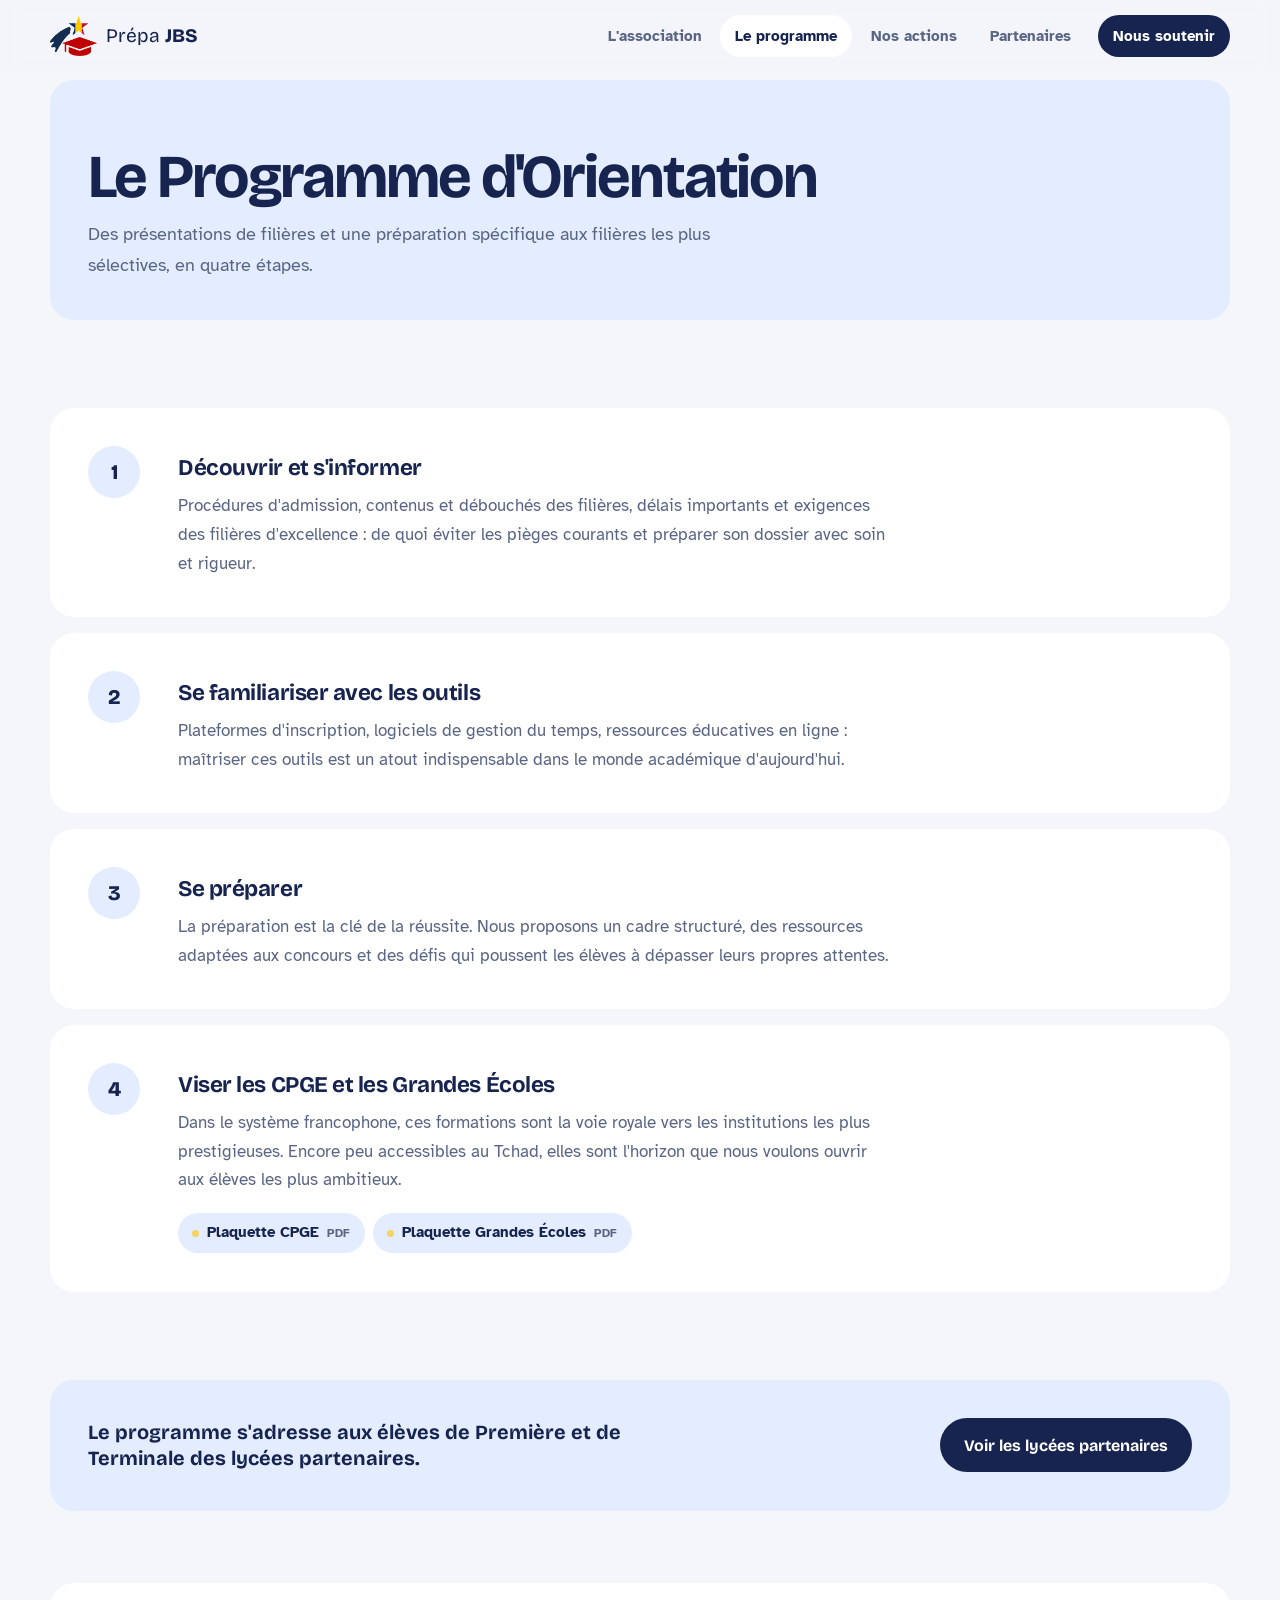
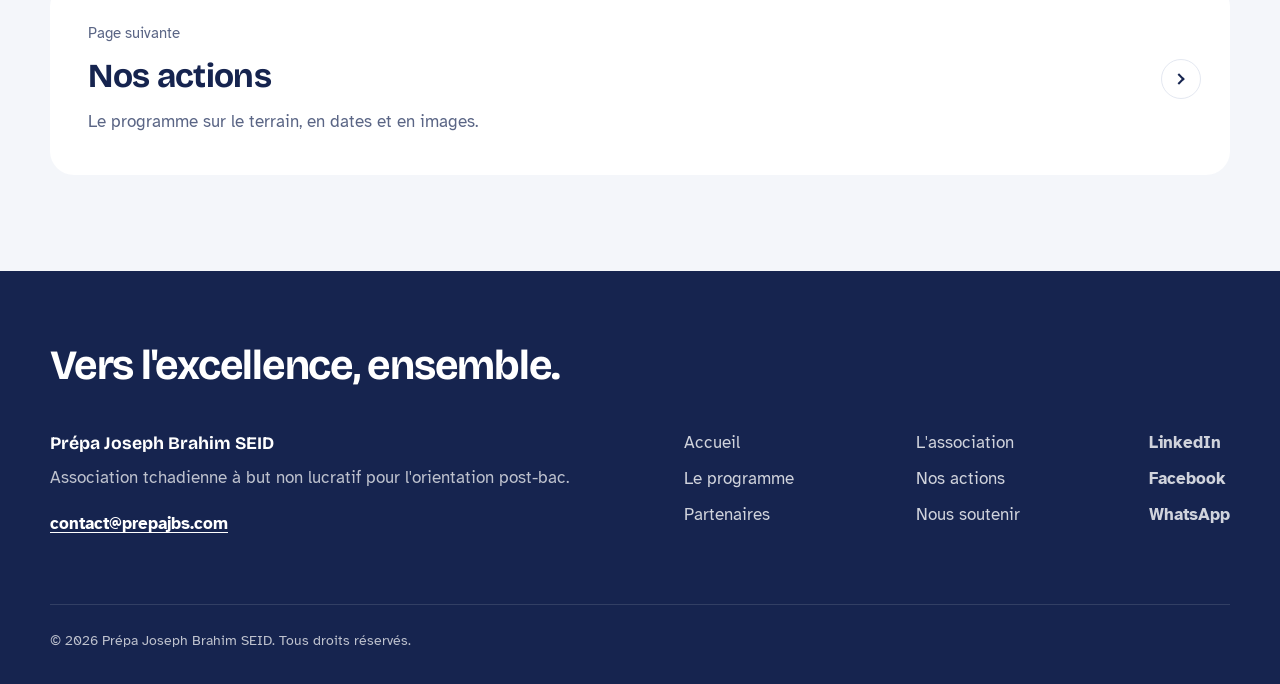
<file: docs/programme.html>
<!DOCTYPE html>
<html lang="fr">
<head>
  <meta charset="UTF-8">
  <meta name="viewport" content="width=device-width, initial-scale=1.0">
  <title>Le Programme d'Orientation – Prépa JBS</title>
  <meta name="description" content="Les quatre étapes du Programme d'Orientation de la Prépa JBS.">
  <meta name="robots" content="index, follow">
  <meta property="og:title" content="Le Programme d'Orientation – Prépa JBS">
  <meta property="og:description" content="Les quatre étapes du Programme d'Orientation de la Prépa JBS.">
  <meta property="og:type" content="website">
  <meta property="og:url" content="https://www.prepajbs.com">
  <meta property="og:image" content="https://www.prepajbs.com/img/og-image.jpg">
  <link rel="icon" type="image/png" href="img/favicon.png">
  <link rel="apple-touch-icon" href="img/favicon.png">
  <link rel="preconnect" href="https://fonts.googleapis.com">
  <link rel="preconnect" href="https://fonts.gstatic.com" crossorigin>
  <link href="https://fonts.googleapis.com/css2?family=Bricolage+Grotesque:opsz,wght@12..96,500;12..96,700;12..96,800&family=Atkinson+Hyperlegible:ital,wght@0,400;0,700;1,400&display=swap" rel="stylesheet">
  <link rel="stylesheet" href="style.css">
  <script src="navigation.js" defer></script>
</head>
<body>

  <a class="skip-link" href="#contenu">Aller au contenu</a>

  <header class="site-header">
    <div class="container header-inner">
      <a href="index.html" class="brand">
        <img src="img/logo.png" alt="" width="51" height="40">
        <span>Prépa <strong>JBS</strong></span>
      </a>

      <button class="nav-toggle" aria-expanded="false" aria-controls="menu-principal">
        <span class="nav-toggle-bar"></span>
        <span class="visually-hidden">Ouvrir le menu</span>
      </button>

      <nav class="main-nav" id="menu-principal" aria-label="Menu principal">
        <ul>
          <li><a href="association.html">L'association</a></li>
          <li><a href="programme.html" aria-current="page">Le programme</a></li>
          <li><a href="actions.html">Nos actions</a></li>
          <li><a href="partenaires.html">Partenaires</a></li>
          <li class="nav-cta-item"><a href="soutenir.html" class="nav-cta">Nous soutenir</a></li>
        </ul>
      </nav>
    </div>
  </header>

  <main id="contenu">

    <section class="container page-head tile tile-sky">
      <div>
        <h1>Le Programme d'Orientation</h1>
        <p class="lead">Des présentations de filières et une préparation spécifique aux filières les plus sélectives, en quatre étapes.</p>
      </div>
      
    </section>

    <section class="container section">
      <ol class="steps">
        <li class="tile tile-white step">
          <span class="step-num" aria-hidden="true">1</span>
          <div>
            <h2>Découvrir et s'informer</h2>
            <p>Procédures d'admission, contenus et débouchés des filières, délais importants et exigences des filières d'excellence : de quoi éviter les pièges courants et préparer son dossier avec soin et rigueur.</p>
          </div>
        </li>
        <li class="tile tile-white step">
          <span class="step-num" aria-hidden="true">2</span>
          <div>
            <h2>Se familiariser avec les outils</h2>
            <p>Plateformes d'inscription, logiciels de gestion du temps, ressources éducatives en ligne : maîtriser ces outils est un atout indispensable dans le monde académique d'aujourd'hui.</p>
          </div>
        </li>
        <li class="tile tile-white step">
          <span class="step-num" aria-hidden="true">3</span>
          <div>
            <h2>Se préparer</h2>
            <p>La préparation est la clé de la réussite. Nous proposons un cadre structuré, des ressources adaptées aux concours et des défis qui poussent les élèves à dépasser leurs propres attentes.</p>
          </div>
        </li>
        <li class="tile tile-white step">
          <span class="step-num" aria-hidden="true">4</span>
          <div>
            <h2>Viser les CPGE et les Grandes Écoles</h2>
            <p>Dans le système francophone, ces formations sont la voie royale vers les institutions les plus prestigieuses. Encore peu accessibles au Tchad, elles sont l'horizon que nous voulons ouvrir aux élèves les plus ambitieux.</p>
            <ul class="doc-links">
              <li><a href="plaquettes/prepa-jbs-presentation-cpge.pdf" target="_blank" rel="noopener">Plaquette CPGE <span>PDF</span></a></li>
              <li><a href="plaquettes/prepa-jbs-presentation-grandes-ecoles.pdf" target="_blank" rel="noopener">Plaquette Grandes Écoles <span>PDF</span></a></li>
            </ul>
          </div>
        </li>
      </ol>
    </section>

    <section class="container">
      <div class="tile tile-sky banner">
        <p class="banner-text">Le programme s'adresse aux élèves de Première et de Terminale des lycées partenaires.</p>
        <a class="btn btn-ink" href="partenaires.html">Voir les lycées partenaires</a>
      </div>
    </section>

    <section class="container">
      <a class="tile tile-white next-tile" href="actions.html">
        <span class="next-kicker">Page suivante</span>
        <span class="next-title">Nos actions</span>
        <span class="next-text">Le programme sur le terrain, en dates et en images.</span>
        <span class="round-arrow" aria-hidden="true"></span>
      </a>
    </section>

  </main>

  <footer class="site-footer">
    <div class="container">
      <p class="footer-motto">Vers l'excellence, ensemble.</p>
      <div class="footer-grid">
        <div>
          <p class="footer-brand">Prépa Joseph Brahim SEID</p>
          <p>Association tchadienne à but non lucratif pour l'orientation post-bac.</p>
          <!-- Remplacez par votre adresse e-mail réelle -->
          <p><a class="footer-mail" href="mailto:contact@prepajbs.com">contact@prepajbs.com</a></p>
        </div>
        <nav aria-label="Plan du site">
          <ul class="footer-links">
            <li><a href="index.html">Accueil</a></li>
            <li><a href="association.html">L'association</a></li>
            <li><a href="programme.html">Le programme</a></li>
            <li><a href="actions.html">Nos actions</a></li>
            <li><a href="partenaires.html">Partenaires</a></li>
            <li><a href="soutenir.html">Nous soutenir</a></li>
          </ul>
        </nav>
        <ul class="socials" aria-label="Réseaux sociaux">
          <li><a href="https://www.linkedin.com/company/pr%C3%A9pa-jbs" target="_blank" rel="noopener">LinkedIn</a></li>
          <li><a href="https://www.facebook.com/people/Pr%C3%A9pa-JBS/61568700830387/" target="_blank" rel="noopener">Facebook</a></li>
          <li><a href="https://whatsapp.com/channel/0029VavjlKaCXC3Tal5jck3C" target="_blank" rel="noopener">WhatsApp</a></li>
        </ul>
      </div>
      <p class="copyright">© <span id="annee">2026</span> Prépa Joseph Brahim SEID. Tous droits réservés.</p>
    </div>
  </footer>

</body>
</html>
</file>
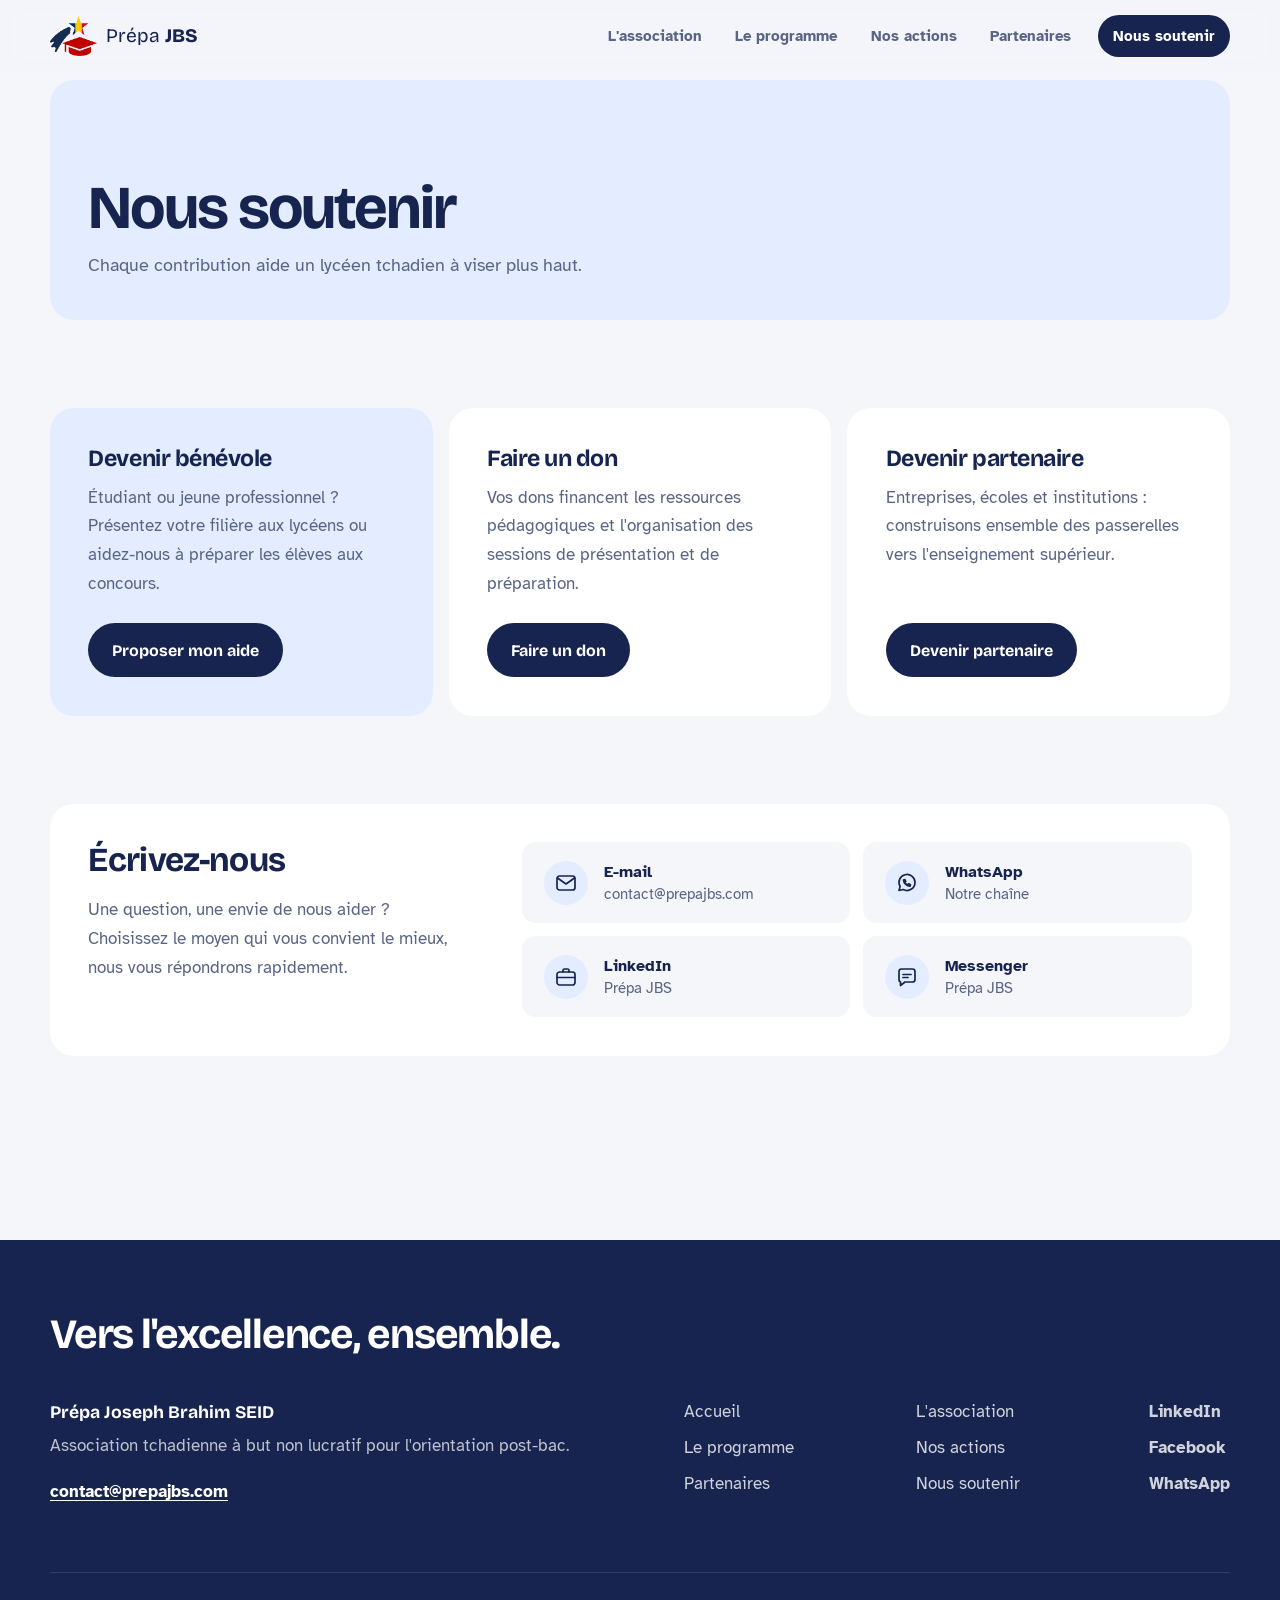
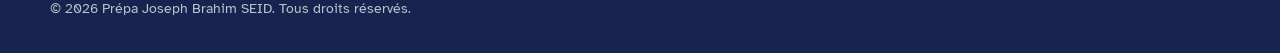
<file: docs/soutenir.html>
<!DOCTYPE html>
<html lang="fr">
<head>
  <meta charset="UTF-8">
  <meta name="viewport" content="width=device-width, initial-scale=1.0">
  <title>Nous soutenir – Prépa JBS</title>
  <meta name="description" content="Bénévolat, dons et partenariats : soutenez la Prépa JBS.">
  <meta name="robots" content="index, follow">
  <meta property="og:title" content="Nous soutenir – Prépa JBS">
  <meta property="og:description" content="Bénévolat, dons et partenariats : soutenez la Prépa JBS.">
  <meta property="og:type" content="website">
  <meta property="og:url" content="https://www.prepajbs.com">
  <meta property="og:image" content="https://www.prepajbs.com/img/og-image.jpg">
  <link rel="icon" type="image/png" href="img/favicon.png">
  <link rel="apple-touch-icon" href="img/favicon.png">
  <link rel="preconnect" href="https://fonts.googleapis.com">
  <link rel="preconnect" href="https://fonts.gstatic.com" crossorigin>
  <link href="https://fonts.googleapis.com/css2?family=Bricolage+Grotesque:opsz,wght@12..96,500;12..96,700;12..96,800&family=Atkinson+Hyperlegible:ital,wght@0,400;0,700;1,400&display=swap" rel="stylesheet">
  <link rel="stylesheet" href="style.css?v=6">
  <script src="navigation.js?v=4" defer></script>
</head>
<body>

  <a class="skip-link" href="#contenu">Aller au contenu</a>

  <header class="site-header">
    <div class="container header-inner">
      <a href="index.html" class="brand">
        <img src="img/logo.png" alt="" width="51" height="40">
        <span>Prépa <strong>JBS</strong></span>
      </a>

      <button class="nav-toggle" aria-expanded="false" aria-controls="menu-principal">
        <span class="nav-toggle-bar"></span>
        <span class="visually-hidden">Ouvrir le menu</span>
      </button>

      <nav class="main-nav" id="menu-principal" aria-label="Menu principal">
        <ul>
          <li><a href="association.html">L'association</a></li>
          <li><a href="programme.html">Le programme</a></li>
          <li><a href="actions.html">Nos actions</a></li>
          <li><a href="partenaires.html">Partenaires</a></li>
          <li class="nav-cta-item"><a href="soutenir.html" class="nav-cta" aria-current="page">Nous soutenir</a></li>
        </ul>
      </nav>
    </div>
  </header>

  <main id="contenu">

    <section class="container page-head tile tile-sky">
      <div>
        <h1>Nous soutenir</h1>
        <p class="lead">Chaque contribution aide un lycéen tchadien à viser plus haut.</p>
      </div>
      
    </section>

    <section class="container section">
      <div class="trio">
        <article class="tile tile-sky support">
          <h2>Devenir bénévole</h2>
          <p>Étudiant ou jeune professionnel ? Présentez votre filière aux lycéens ou aidez-nous à préparer les élèves aux concours.</p>
          <a class="btn btn-ink" href="#formulaire" data-support="Devenir bénévole">Proposer mon aide</a>
        </article>
        <article class="tile tile-white support">
          <h2>Faire un don</h2>
          <p>Vos dons financent les ressources pédagogiques et l'organisation des sessions de présentation et de préparation.</p>
          <a class="btn btn-ink" href="#formulaire" data-support="Faire un don">Faire un don</a>
        </article>
        <article class="tile tile-white support">
          <h2>Devenir partenaire</h2>
          <p>Entreprises, écoles et institutions : construisons ensemble des passerelles vers l'enseignement supérieur.</p>
          <a class="btn btn-ink" href="#formulaire" data-support="Devenir partenaire">Devenir partenaire</a>
        </article>
      </div>
    </section>
    <section class="container section form-section" id="formulaire">
      <div class="tile tile-white contact-box">
        <div class="contact-intro">
          <h2>Écrivez-nous</h2>
          <p>Une question, une envie de nous aider ? Choisissez le moyen qui vous convient le mieux, nous vous répondrons rapidement.</p>
        </div>

        <ul class="contact-channels">
          <li>
            <a href="mailto:contact@prepajbs.com">
              <svg viewBox="0 0 24 24" aria-hidden="true"><rect x="3" y="5" width="18" height="14" rx="2.5"/><path d="M3.5 7l8.5 6 8.5-6"/></svg>
              <span><strong>E-mail</strong>contact@prepajbs.com</span>
            </a>
          </li>
          <li>
            <a href="https://whatsapp.com/channel/0029VavjlKaCXC3Tal5jck3C" target="_blank" rel="noopener">
              <svg viewBox="0 0 24 24" aria-hidden="true"><path d="M20 11.5a8 8 0 0 1-11.8 7L4 19.5l1.1-4A8 8 0 1 1 20 11.5z"/><path d="M9 9.5c.3 1.8 1.7 3.6 3.6 4.4l1.1-1 1.8.8-.4 1.4c-3 .2-6.4-3-6.6-6l1.4-.5.8 1.8z"/></svg>
              <span><strong>WhatsApp</strong>Notre chaîne</span>
            </a>
          </li>
          <li>
            <a href="https://www.linkedin.com/company/pr%C3%A9pa-jbs" target="_blank" rel="noopener">
              <svg viewBox="0 0 24 24" aria-hidden="true"><rect x="3" y="7" width="18" height="13" rx="2.5"/><path d="M9 7V5.5A1.5 1.5 0 0 1 10.5 4h3A1.5 1.5 0 0 1 15 5.5V7"/><path d="M3 12.5h18"/></svg>
              <span><strong>LinkedIn</strong>Prépa JBS</span>
            </a>
          </li>
          <li>
            <a href="https://m.me/61568700830387" target="_blank" rel="noopener">
              <svg viewBox="0 0 24 24" aria-hidden="true"><path d="M4 6.5A2.5 2.5 0 0 1 6.5 4h11A2.5 2.5 0 0 1 20 6.5v8a2.5 2.5 0 0 1-2.5 2.5H10l-4.5 3.5V17A2.5 2.5 0 0 1 4 14.5z"/><path d="M8 9.5h8M8 12.5h5"/></svg>
              <span><strong>Messenger</strong>Prépa JBS</span>
            </a>
          </li>
        </ul>

        <!-- FORMULAIRE DÉSACTIVÉ POUR L'INSTANT (Web3Forms).
             Pour le réactiver : retirez cette ligne de commentaire et la ligne « FIN DU FORMULAIRE »,
             puis remplacez VOTRE_CLE_WEB3FORMS par votre clé.
        <form class="contact-form" action="https://api.web3forms.com/submit" method="POST">
          <input type="hidden" name="access_key" value="VOTRE_CLE_WEB3FORMS">
          <input type="hidden" name="subject" value="Prépa JBS – Demande de contact">
          <input type="hidden" name="from_name" value="Site web Prépa JBS">
          <input type="checkbox" name="botcheck" class="visually-hidden" tabindex="-1" autocomplete="off">
          <div class="field">
            <label for="type">Type de soutien</label>
            <select id="type" name="type_de_soutien" required>
              <option>Devenir bénévole</option>
              <option>Faire un don</option>
              <option>Devenir partenaire</option>
              <option>Autre demande</option>
            </select>
          </div>
          <div class="field-row">
            <div class="field">
              <label for="nom">Nom et prénom</label>
              <input id="nom" name="name" type="text" autocomplete="name" required>
            </div>
            <div class="field">
              <label for="organisation">Organisation <span class="optional">(facultatif)</span></label>
              <input id="organisation" name="organisation" type="text" autocomplete="organization">
            </div>
          </div>
          <div class="field-row">
            <div class="field">
              <label for="email">Adresse e-mail</label>
              <input id="email" name="email" type="email" autocomplete="email" required>
            </div>
            <div class="field">
              <label for="telephone">Téléphone <span class="optional">(facultatif)</span></label>
              <input id="telephone" name="telephone" type="tel" autocomplete="tel">
            </div>
          </div>
          <div class="field">
            <label for="message">Votre message</label>
            <textarea id="message" name="message" rows="6" required placeholder="Présentez-vous en quelques lignes et dites-nous comment vous souhaitez nous aider."></textarea>
          </div>
          <div class="form-actions">
            <button class="btn btn-ink" type="submit">Envoyer le message</button>
            <p class="form-note" role="status" aria-live="polite"></p>
          </div>
        </form>
        FIN DU FORMULAIRE -->
      </div>
    </section>
  </main>

  <footer class="site-footer">
    <div class="container">
      <p class="footer-motto">Vers l'excellence, ensemble.</p>
      <div class="footer-grid">
        <div>
          <p class="footer-brand">Prépa Joseph Brahim SEID</p>
          <p>Association tchadienne à but non lucratif pour l'orientation post-bac.</p>
          <!-- Remplacez par votre adresse e-mail réelle -->
          <p><a class="footer-mail" href="mailto:contact@prepajbs.com">contact@prepajbs.com</a></p>
        </div>
        <nav aria-label="Plan du site">
          <ul class="footer-links">
            <li><a href="index.html">Accueil</a></li>
            <li><a href="association.html">L'association</a></li>
            <li><a href="programme.html">Le programme</a></li>
            <li><a href="actions.html">Nos actions</a></li>
            <li><a href="partenaires.html">Partenaires</a></li>
            <li><a href="soutenir.html">Nous soutenir</a></li>
          </ul>
        </nav>
        <ul class="socials" aria-label="Réseaux sociaux">
          <li><a href="https://www.linkedin.com/company/pr%C3%A9pa-jbs" target="_blank" rel="noopener">LinkedIn</a></li>
          <li><a href="https://www.facebook.com/people/Pr%C3%A9pa-JBS/61568700830387/" target="_blank" rel="noopener">Facebook</a></li>
          <li><a href="https://whatsapp.com/channel/0029VavjlKaCXC3Tal5jck3C" target="_blank" rel="noopener">WhatsApp</a></li>
        </ul>
      </div>
      <p class="copyright">© <span id="annee">2026</span> Prépa Joseph Brahim SEID. Tous droits réservés.</p>
    </div>
  </footer>

</body>
</html>
</file>
<file: docs/style.css>
/* =========================================================
   Prépa JBS – Feuille de style (version épurée)
   Fond gris-bleu très clair, tuiles blanches,
   un seul accent : le bleu ciel. Le jaune n'apparaît
   qu'en touches minuscules (pastilles de date, point final).
   ========================================================= */

:root {
  --bg: #f4f6fa;
  --white: #ffffff;
  --sky: #e3edff;
  --ink: #16244f;
  --blue: #2f5bea;
  --sun: #f6d365;
  --muted: #5a6585;
  --line: #e4e8f1;

  --font-display: "Bricolage Grotesque", "Segoe UI", system-ui, sans-serif;
  --font-body: "Atkinson Hyperlegible", "Segoe UI", system-ui, sans-serif;

  --r: 24px;
  --r-sm: 14px;
  --gap: 16px;
  --container: 1180px;
}

/* ---------- Base ---------- */
*, *::before, *::after { box-sizing: border-box; }
html { scroll-behavior: smooth; }
body {
  margin: 0;
  font-family: var(--font-body);
  font-size: 1.0625rem;
  line-height: 1.7;
  color: var(--ink);
  background: var(--bg);
  -webkit-font-smoothing: antialiased;
}
img { max-width: 100%; display: block; }
h1, h2, h3 {
  font-family: var(--font-display);
  line-height: 1.1;
  letter-spacing: -0.02em;
  margin: 0 0 0.5em;
  font-weight: 700;
}
h1 { font-size: clamp(2.4rem, 5vw, 3.8rem); letter-spacing: -0.035em; line-height: 1.02; }
h2 { font-size: clamp(1.6rem, 2.8vw, 2.1rem); }
h3 { font-size: 1.2rem; }
p { margin: 0 0 1em; }
a { color: var(--blue); text-underline-offset: 3px; }

:focus-visible { outline: 3px solid var(--blue); outline-offset: 3px; border-radius: 10px; }

.container { width: min(100% - 32px, var(--container)); margin-inline: auto; }
.visually-hidden { position: absolute; width: 1px; height: 1px; overflow: hidden; clip: rect(0 0 0 0); white-space: nowrap; }
.skip-link { position: absolute; left: 1rem; top: -100px; z-index: 300; background: var(--ink); color: #fff; padding: .6rem 1rem; border-radius: 999px; }
.skip-link:focus { top: 1rem; }
.center { text-align: center; }

.lead { font-size: 1.15rem; color: var(--muted); max-width: 34em; }

/* ---------- Tuiles ---------- */
.tile { border-radius: var(--r); padding: clamp(1.6rem, 3vw, 2.4rem); position: relative; }
.tile-white { background: var(--white); }
.tile-sky { background: var(--sky); }
.tile p { color: var(--muted); }
.tile p:last-child { margin-bottom: 0; }

/* Flèche discrète des tuiles cliquables */
.round-arrow {
  position: absolute; right: 1.4rem; bottom: 1.4rem;
  width: 40px; height: 40px; border-radius: 50%;
  border: 1.5px solid var(--line);
  background: var(--white);
  transition: border-color 0.2s;
}
.round-arrow::before {
  content: ""; position: absolute; inset: 0; margin: auto;
  width: 8px; height: 8px;
  border-top: 2px solid var(--ink); border-right: 2px solid var(--ink);
  transform: translateX(-2px) rotate(45deg);
}

/* ---------- Boutons ---------- */
.btn {
  display: inline-flex; align-items: center;
  font-family: var(--font-display); font-weight: 700; font-size: 1rem;
  padding: 0.85rem 1.5rem; border-radius: 999px;
  text-decoration: none;
  transition: background-color 0.2s, color 0.2s;
}
.btn-ink { background: var(--ink); color: #fff; }
.btn-ink:hover { background: var(--blue); color: #fff; }
.btn-light { background: var(--white); color: var(--ink); }
.btn-light:hover { color: var(--blue); }

/* ---------- En-tête ---------- */
.site-header {
  position: sticky; top: 0; z-index: 100;
  background: rgba(244,246,250,0.9);
  backdrop-filter: blur(10px); -webkit-backdrop-filter: blur(10px);
}
.header-inner { display: flex; align-items: center; justify-content: space-between; height: 72px; }
.brand { display: flex; align-items: center; gap: 0.6rem; text-decoration: none; color: var(--ink); font-family: var(--font-display); font-size: 1.2rem; }
.brand img { width: 40px; height: 40px; object-fit: contain; border-radius: 10px; }
.brand strong { font-weight: 800; }

.main-nav ul { list-style: none; margin: 0; padding: 0; display: flex; align-items: center; gap: 0.2rem; }
.main-nav a {
  display: block; padding: 0.5rem 0.95rem; border-radius: 999px;
  text-decoration: none; color: var(--muted); font-weight: 700; font-size: 0.96rem;
  transition: color 0.2s, background-color 0.2s;
}
.main-nav a:hover { color: var(--ink); }
.main-nav a[aria-current="page"] { color: var(--ink); background: var(--white); }
.main-nav a.nav-cta { background: var(--ink); color: #fff; margin-left: 0.5rem; }
.main-nav a.nav-cta:hover { background: var(--blue); }

.nav-toggle { display: none; width: 44px; height: 44px; border: 0; border-radius: 50%; background: var(--white); cursor: pointer; position: relative; }
.nav-toggle-bar, .nav-toggle-bar::before, .nav-toggle-bar::after {
  position: absolute; left: 12px; width: 20px; height: 2px; background: var(--ink); border-radius: 2px;
  transition: transform .25s, background-color .25s;
}
.nav-toggle-bar { top: 21px; }
.nav-toggle-bar::before, .nav-toggle-bar::after { content: ""; left: 0; }
.nav-toggle-bar::before { top: -6px; }
.nav-toggle-bar::after { top: 6px; }
.nav-toggle[aria-expanded="true"] .nav-toggle-bar { background: transparent; }
.nav-toggle[aria-expanded="true"] .nav-toggle-bar::before { transform: translateY(6px) rotate(45deg); }
.nav-toggle[aria-expanded="true"] .nav-toggle-bar::after { transform: translateY(-6px) rotate(-45deg); }

/* ---------- Accueil ---------- */
.bento-hero {
  display: grid;
  grid-template-columns: 7fr 5fr;
  grid-template-rows: 1fr auto;
  gap: var(--gap);
  padding-top: 0.5rem;
}
.hero-main {
  grid-row: span 2;
  display: flex; flex-direction: column; justify-content: center;
  min-height: 500px;
  padding: clamp(2rem, 4.5vw, 3.6rem);
}
.hero-main h1 { max-width: 9em; margin-bottom: 1.1rem; }
.hero-main h1::after {
  /* le seul détail jaune de l'accueil : un point sous le titre */
  content: ""; display: block; width: 44px; height: 6px; border-radius: 3px;
  background: var(--sun); margin-top: 1.4rem;
}
.actions { display: flex; flex-wrap: wrap; gap: 0.6rem; margin-top: 1.4rem; }

.tile-photo { margin: 0; padding: 0; overflow: hidden; background: var(--line); }
.hero-photo { min-height: 320px; }
.tile-photo img { width: 100%; height: 100%; object-fit: cover; }
.tile-photo figcaption {
  position: absolute; left: 12px; bottom: 12px;
  background: rgba(255,255,255,0.92); color: var(--ink);
  font-size: 0.85rem; font-weight: 700;
  padding: 0.4rem 0.85rem; border-radius: 999px;
}

.hero-stats { display: grid; grid-template-columns: 1fr 1fr; gap: var(--gap); }
.hero-stat { padding: 1.4rem 1.6rem; }
.hero-stat p { margin: 0; line-height: 1.35; font-size: 0.95rem; }
.big-num {
  font-family: var(--font-display); font-weight: 800;
  font-size: 2.4rem !important; line-height: 1.1 !important;
  letter-spacing: -0.03em; color: var(--ink) !important;
  margin-bottom: 0.2rem !important;
}

/* ---------- Sections ---------- */
.section { padding-block: clamp(3.5rem, 7vw, 5.5rem); }
.section-intro { margin-bottom: 2rem; }
.section-intro h2 { margin-bottom: 0.3rem; }

/* Chemin en 4 temps */
.path {
  list-style: none; margin: 0 0 2.5rem; padding: 0;
  display: grid; grid-template-columns: repeat(4, 1fr); gap: var(--gap);
  position: relative;
}
.path::before {
  content: ""; position: absolute; top: 9px; left: 9px; right: 9px;
  border-top: 2px solid var(--line);
}
.path li { position: relative; padding-right: 1rem; }
.path-dot {
  display: block; width: 20px; height: 20px; border-radius: 50%;
  background: var(--bg); border: 2px solid var(--ink);
  margin-bottom: 1.1rem; position: relative;
}
.path-dot-end { background: var(--sun); border-color: var(--sun); }
.path h3 { margin-bottom: 0.25rem; }
.path p { color: var(--muted); margin: 0; }

/* Liens vers les pages */
.bento-links { display: grid; grid-template-columns: repeat(3, 1fr); gap: var(--gap); }
.link-tile { display: block; min-height: 190px; padding-bottom: 4.5rem; text-decoration: none; color: var(--ink); }
.link-wide { grid-column: span 2; }
.link-tile h3 { font-size: 1.45rem; }
.link-tile p { max-width: 26em; }
.link-tile:hover .round-arrow, .next-tile:hover .round-arrow { border-color: var(--ink); }

/* ---------- Pages intérieures ---------- */
.page-head { margin-top: 0.5rem; min-height: 240px; display: flex; align-items: flex-end; }
.page-head .lead { margin-bottom: 0; }
.page-head h1 { margin-bottom: 0.7rem; }

.two-col { display: grid; grid-template-columns: 1fr 1.4fr; gap: 3rem; }
.prose p { max-width: 38em; color: var(--muted); }
.prose .lead { color: var(--ink); }

.trio { display: grid; grid-template-columns: repeat(3, 1fr); gap: var(--gap); }
.support { display: flex; flex-direction: column; align-items: flex-start; }
.support h2 { font-size: 1.45rem; }
.support p { flex: 1; margin-bottom: 1.5rem !important; }

/* Étapes du programme */
.steps { list-style: none; margin: 0; padding: 0; display: grid; gap: var(--gap); }
.step { display: grid; grid-template-columns: 64px 1fr; gap: 1.6rem; align-items: start; }
.step-num {
  display: grid; place-items: center;
  width: 52px; height: 52px; border-radius: 50%;
  background: var(--sky);
  font-family: var(--font-display); font-weight: 800; font-size: 1.3rem;
}
.step h2 { font-size: 1.4rem; margin-top: 0.6rem; }
.step p { max-width: 42em; }

/* Bannière */
.banner { display: flex; align-items: center; justify-content: space-between; gap: 1.5rem; flex-wrap: wrap; }
.banner-text { font-family: var(--font-display); font-weight: 700; font-size: 1.25rem; line-height: 1.3; max-width: 30em; margin: 0; color: var(--ink) !important; }

/* Actions */
.events { display: grid; grid-template-columns: repeat(2, 1fr); gap: var(--gap); }
.event { background: var(--white); border-radius: var(--r); overflow: hidden; display: flex; flex-direction: column; }
.event-media { aspect-ratio: 16 / 10; background: var(--line); }
.event-media img { width: 100%; height: 100%; object-fit: cover; }
.event-body { padding: 1.6rem 1.8rem 1.8rem; }
.event-body h2 { font-size: 1.35rem; }
.event-body p { color: var(--muted); }
.chip {
  display: inline-block; margin-bottom: 0.9rem !important;
  padding: 0.2rem 0.75rem; border-radius: 999px;
  background: var(--sky); color: var(--ink) !important;
  font-weight: 700; font-size: 0.85rem;
}
.event-todo { background: transparent; border: 2px dashed #cdd4e4; }
.event-media-empty { display: none; }

/* Partenaires */
.partners { list-style: none; margin: 0; padding: 0; display: grid; grid-template-columns: repeat(3, 1fr); gap: var(--gap); }
.partners li { display: flex; align-items: center; gap: 1rem; font-family: var(--font-display); font-weight: 700; font-size: 1.1rem; padding: 1.4rem 1.6rem; }
.partner-logo { flex: none; width: 48px; height: 48px; border-radius: 12px; background: var(--sky); }

/* Page suivante */
.next-tile {
  display: grid; gap: 0.15rem;
  margin-top: clamp(3rem, 6vw, 4.5rem);
  padding-right: 5.5rem;
  text-decoration: none; color: var(--ink);
}
.next-kicker { font-size: 0.92rem; color: var(--muted); }
.next-title { font-family: var(--font-display); font-weight: 700; font-size: clamp(1.6rem, 3vw, 2.1rem); letter-spacing: -0.02em; }
.next-text { color: var(--muted); }
.next-tile .round-arrow { top: 50%; bottom: auto; margin-top: -20px; right: 1.8rem; }

/* ---------- Pied de page ---------- */
.site-footer {
  margin-top: clamp(4rem, 8vw, 6rem);
  background: var(--ink); color: rgba(255,255,255,0.72);
  padding: clamp(3rem, 6vw, 4.5rem) 0 2rem;
}
.footer-motto {
  font-family: var(--font-display); font-weight: 700;
  font-size: clamp(1.8rem, 3.5vw, 2.6rem); letter-spacing: -0.03em; line-height: 1.1;
  color: #fff; margin-bottom: 2.5rem;
}
.footer-grid { display: grid; grid-template-columns: 1.4fr 1fr auto; gap: 2.5rem; align-items: start; }
.footer-brand { font-family: var(--font-display); font-weight: 700; font-size: 1.1rem; color: #fff; margin-bottom: 0.3rem; }
.footer-mail { color: #fff; font-weight: 700; }
.footer-links { list-style: none; margin: 0; padding: 0; display: grid; grid-template-columns: repeat(2, auto); gap: 0.45rem 2rem; }
.footer-links a, .socials a { color: rgba(255,255,255,0.8); text-decoration: none; }
.footer-links a:hover, .socials a:hover { color: #fff; text-decoration: underline; }
.socials { list-style: none; margin: 0; padding: 0; display: grid; gap: 0.45rem; }
.socials a { font-weight: 700; }
.copyright { margin: 3rem 0 0; padding-top: 1.5rem; border-top: 1px solid rgba(255,255,255,0.12); font-size: 0.88rem; }

/* ---------- Responsive ---------- */
@media (max-width: 900px) {
  .nav-toggle { display: block; }
  .main-nav {
    position: absolute; top: 68px; left: 16px; right: 16px;
    background: var(--white); border-radius: var(--r);
    box-shadow: 0 16px 40px -16px rgba(22,36,79,0.25);
    display: none;
  }
  .main-nav.is-open { display: block; }
  .main-nav ul { flex-direction: column; align-items: stretch; padding: 0.6rem; gap: 0.15rem; }
  .main-nav a { padding: 0.85rem 1rem; border-radius: var(--r-sm); }
  .main-nav a[aria-current="page"] { background: var(--bg); }
  .main-nav a.nav-cta { margin: 0.4rem 0 0; text-align: center; border-radius: 999px; }

  .bento-hero { grid-template-columns: 1fr; }
  .hero-main { grid-row: auto; min-height: 0; }
  .hero-photo { min-height: 240px; }

  .path { grid-template-columns: 1fr 1fr; row-gap: 2rem; }
  .path::before { display: none; }

  .bento-links, .trio, .events, .partners { grid-template-columns: 1fr 1fr; }
  .two-col { grid-template-columns: 1fr; gap: 0.5rem; }
  .footer-grid { grid-template-columns: 1fr 1fr; }
}

@media (max-width: 620px) {
  .path, .bento-links, .trio, .events, .partners, .footer-grid { grid-template-columns: 1fr; }
  .link-wide { grid-column: auto; }
  .page-head { min-height: 200px; }
  .step { grid-template-columns: 1fr; gap: 0.6rem; }
  .step h2 { margin-top: 0; }
  .next-tile { padding-right: 1.6rem; padding-bottom: 5rem; }
  .next-tile .round-arrow { top: auto; bottom: 1.4rem; margin-top: 0; right: 1.4rem; }
}

@media (prefers-reduced-motion: reduce) {
  html { scroll-behavior: auto; }
  *, *::before, *::after { transition: none !important; animation: none !important; }
}

/* =========================================================
   Ajouts : logo et affiches
   ========================================================= */
.brand img { width: auto; height: 40px; border-radius: 0; }

/* Accueil : tuile du logo */
.hero-logo {
  display: grid; place-items: center;
  min-height: 320px;
}
.hero-logo img { width: min(62%, 280px); height: auto; }

/* Actions : affiche + texte côte à côte */
.events { grid-template-columns: 1fr; }
.event-todo { display: block; }
.event-poster { display: grid; grid-template-columns: minmax(200px, 280px) 1fr; align-items: start; }
.event-poster .event-body { align-self: center; }
.poster { display: block; background: var(--line); }
.poster img { width: 100%; height: auto; transition: opacity .2s; }
.poster:hover img { opacity: .9; }
.event-poster .event-body { padding: 2rem 2.2rem; }
.event-meta { color: var(--ink) !important; font-weight: 700; }
.event-body h3 { font-size: 1rem; margin: 1.6rem 0 0.7rem; }
.speakers { list-style: none; margin: 0; padding: 0; display: grid; gap: 0.8rem; }
.speakers li { color: var(--muted); padding-left: 1rem; border-left: 3px solid var(--sky); line-height: 1.5; }
.speakers strong { display: block; color: var(--ink); }

@media (max-width: 700px) {
  .event-poster { grid-template-columns: 1fr; }
  .poster { max-width: 340px; margin: 1.2rem auto 0; border-radius: var(--r-sm); overflow: hidden; }
  .event-poster .event-body { padding: 1.6rem; }
}

/* Association : les deux labels */
.labels-section { padding-bottom: 0; }
.labels { display: grid; grid-template-columns: 1fr 1fr; gap: var(--gap); }
.label-card { display: grid; grid-template-columns: 140px 1fr; gap: 1.6rem; align-items: center; }
.label-card img { width: 140px; height: 140px; }
.label-card h3 { font-size: 1.3rem; margin-bottom: 0.4rem; }

@media (max-width: 1000px) {
  .labels { grid-template-columns: 1fr; }
}
@media (max-width: 520px) {
  .label-card { grid-template-columns: 1fr; gap: 1rem; }
  .label-card img { width: 120px; height: 120px; }
}

/* Actions : photo (et non affiche) */
.event-photo { margin: 0; }

/* Photo de l'audience : même largeur que les affiches, légende sur 2 colonnes */
.event-photo { align-self: start; }
.event-photo img { border-radius: 0; }
.speakers-2col { grid-template-columns: 1fr 1fr; gap: 0.8rem 1.4rem; }
@media (max-width: 900px) { .speakers-2col { grid-template-columns: 1fr; } }

/* Accueil : texte et photo de groupe côte à côte */
.hero-group img { position: absolute; inset: 0; width: 100%; height: 100%; object-fit: cover; object-position: center 70%; }
.hero-group figcaption { left: 16px; bottom: 16px; font-size: 0.9rem; padding: 0.45rem 0.95rem; }

@media (min-width: 901px) {
  .bento-hero { grid-template-columns: 9fr 11fr; grid-template-rows: auto; align-items: stretch; }
  .hero-main { grid-row: auto; min-height: 0; padding: clamp(2rem, 3.4vw, 2.8rem); }
  .hero-main h1 { font-size: clamp(2.3rem, 4vw, 3.3rem); }
  .hero-main h1::after { margin-top: 1.1rem; }
  .hero-main .lead { font-size: 1.08rem; }
  .hero-group { grid-column: auto; min-height: 420px; }
}
@media (max-width: 900px) {
  .bento-hero { grid-template-columns: 1fr; }
  .hero-group { aspect-ratio: 4 / 3; }
  .hero-group img { position: static; }
}
@media (max-width: 620px) {
  .hero-group img { object-position: 40% 65%; }
  .hero-group figcaption { left: 12px; right: 12px; bottom: 12px; width: auto; font-size: 0.85rem; }
}

.btn { white-space: nowrap; }
.hero-main .btn { padding: 0.8rem 1.2rem; font-size: 0.95rem; }

/* Partenaires : 10 lycées, en 2 colonnes */
.partners { grid-template-columns: repeat(2, 1fr); }
.partners li { padding: 1.2rem 1.6rem; }
.partners li::before {
  content: ""; flex: none;
  width: 10px; height: 10px; border-radius: 50%;
  background: var(--sun);
}
@media (max-width: 620px) { .partners { grid-template-columns: 1fr; } }

/* Association : Joseph Brahim Seid */
.jbs-section { padding-top: 0; }
.jbs { display: grid; grid-template-columns: 5fr 7fr; gap: clamp(1.5rem, 4vw, 3.5rem); align-items: start; }
.jbs-photo { margin: 0; position: sticky; top: 96px; }
.jbs-photo img { width: 100%; height: auto; }
.kicker { font-weight: 700; color: var(--muted); font-size: 0.95rem; margin-bottom: 0.4rem; }
.jbs-text h2 { margin-bottom: 1rem; }
.jbs-text .lead { color: var(--ink); max-width: none; }
.jbs-text p { color: var(--muted); max-width: 40em; }
.jbs-text cite { font-style: italic; }
.jbs-legacy {
  margin-top: 1.6rem !important;
  padding: 1.1rem 1.4rem;
  background: var(--sky);
  border-radius: var(--r-sm);
  color: var(--ink) !important;
  font-family: var(--font-display); font-weight: 700; font-size: 1.1rem;
}
@media (max-width: 900px) {
  .jbs { grid-template-columns: 1fr; }
  .jbs-photo { position: static; max-width: 520px; }
}

/* Joseph Brahim Seid : section mise en avant en fin de page */
.jbs-section { padding-top: clamp(3.5rem, 7vw, 5.5rem); padding-bottom: 0; }
.jbs.tile { padding: clamp(1.4rem, 3vw, 2.4rem); }
.jbs-text { padding-block: 0.4rem; }
.jbs-text h2 { font-size: clamp(2rem, 3.6vw, 2.8rem); }
.jbs-photo { top: 100px; }

/* Programme : liens vers les plaquettes (étape 4) */
.doc-links { list-style: none; margin: 1.1rem 0 0; padding: 0; display: flex; flex-wrap: wrap; gap: 0.5rem; }
.doc-links a {
  display: inline-flex; align-items: center; gap: 0.5rem;
  padding: 0.45rem 0.9rem; border-radius: 999px;
  background: var(--sky); color: var(--ink);
  font-weight: 700; font-size: 0.95rem; text-decoration: none;
  transition: background-color .2s;
}
.doc-links a::before { content: ""; width: 7px; height: 7px; border-radius: 50%; background: var(--sun); }
.doc-links a:hover { background: #d3e2ff; }
.doc-links span { font-size: 0.75rem; font-weight: 700; color: var(--muted); }

/* Nous soutenir : formulaire */
.form-section { padding-top: 0; scroll-margin-top: 90px; }
.contact-box { display: grid; grid-template-columns: 4fr 7fr; gap: clamp(1.5rem, 4vw, 3.5rem); }
.contact-intro p { color: var(--muted); }
.contact-direct { font-size: 0.95rem; }
.contact-direct a { font-weight: 700; overflow-wrap: anywhere; }
.contact-form { display: grid; gap: 1.1rem; }
.field-row { display: grid; grid-template-columns: 1fr 1fr; gap: 1.1rem; }
.field { display: grid; gap: 0.4rem; }
.field label { font-weight: 700; font-size: 0.95rem; }
.optional { font-weight: 400; color: var(--muted); }
.field input, .field select, .field textarea {
  width: 100%;
  font: inherit; font-size: 1rem; color: var(--ink);
  background: var(--bg);
  border: 1.5px solid transparent;
  border-radius: var(--r-sm);
  padding: 0.8rem 1rem;
  transition: border-color .2s, background-color .2s;
}
.field textarea { resize: vertical; min-height: 140px; }
.field select {
  appearance: none; -webkit-appearance: none;
  background-image: linear-gradient(45deg, transparent 50%, var(--ink) 50%), linear-gradient(135deg, var(--ink) 50%, transparent 50%);
  background-position: calc(100% - 22px) 52%, calc(100% - 16px) 52%;
  background-size: 6px 6px; background-repeat: no-repeat;
  padding-right: 2.8rem; cursor: pointer;
}
.field input:focus, .field select:focus, .field textarea:focus {
  outline: none; border-color: var(--blue); background: var(--white);
}
.form-actions { display: flex; align-items: center; gap: 1rem; flex-wrap: wrap; margin-top: 0.3rem; }
.form-actions .btn { border: 0; cursor: pointer; }
.form-note { margin: 0; color: var(--muted); font-size: 0.92rem; max-width: 30em; }

@media (max-width: 900px) { .contact-box { grid-template-columns: 1fr; } }
@media (max-width: 560px) { .field-row { grid-template-columns: 1fr; } }
.form-note.is-success { color: #1e7a46; font-weight: 700; }
.form-note.is-error { color: #b42318; font-weight: 700; }
.form-actions .btn:disabled { opacity: .6; cursor: wait; }

/* Nous soutenir : moyens de contact */
.contact-channels { list-style: none; margin: 0; padding: 0; display: grid; grid-template-columns: 1fr 1fr; gap: 0.8rem; align-content: start; }
.contact-channels a {
  display: flex; align-items: center; gap: 1rem;
  padding: 1.1rem 1.3rem; border-radius: var(--r-sm);
  background: var(--bg); color: var(--ink); text-decoration: none;
  border: 1.5px solid transparent;
  transition: border-color .2s, background-color .2s;
}
.contact-channels a:hover { border-color: var(--ink); background: var(--white); }
.contact-channels svg {
  flex: none; width: 44px; height: 44px; padding: 10px;
  border-radius: 50%; background: var(--sky);
  fill: none; stroke: var(--ink); stroke-width: 1.7; stroke-linecap: round; stroke-linejoin: round;
}
.contact-channels span { display: grid; line-height: 1.35; color: var(--muted); font-size: 0.93rem; overflow-wrap: anywhere; }
.contact-channels strong { color: var(--ink); font-size: 1rem; }
@media (max-width: 560px) { .contact-channels { grid-template-columns: 1fr; } }
/* Logos officiels (fichiers placés dans img/reseaux/) */
.contact-channels img { flex: none; width: 44px; height: 44px; object-fit: contain; }
</file>
